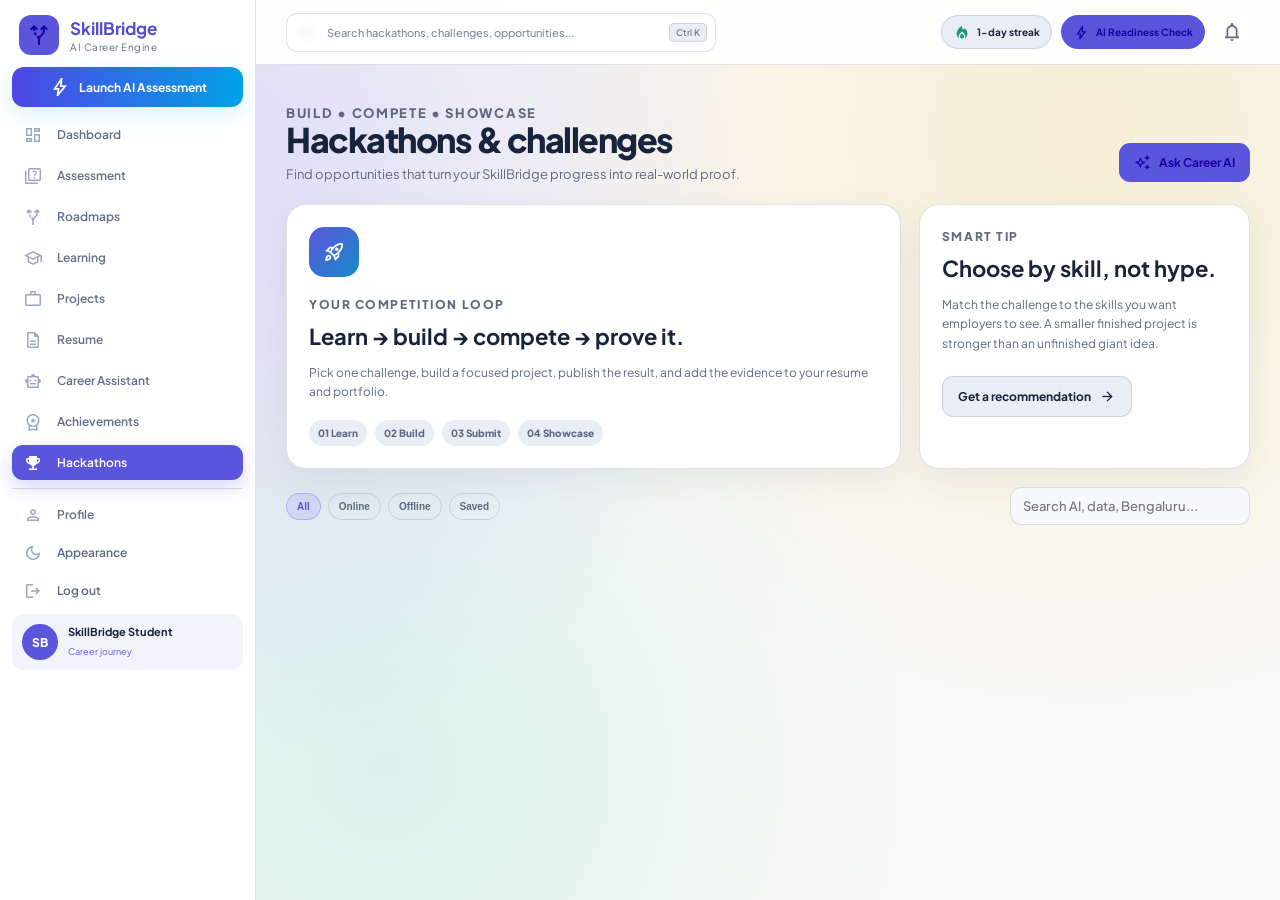
<file: hackathons.html>
<!doctype html>
<html lang="en">
<head>
  <meta charset="UTF-8">
  <meta name="viewport" content="width=device-width, initial-scale=1.0">
  <title>Hackathons | SkillBridge</title>
  <link rel="preconnect" href="https://fonts.googleapis.com">
  <link rel="preconnect" href="https://fonts.gstatic.com" crossorigin>
  <link href="https://fonts.googleapis.com/css2?family=DM+Sans:wght@400;500;600;700&family=Material+Symbols+Outlined:opsz,wght,FILL,GRAD@20..48,100..700,0..1,-50..200&family=Plus+Jakarta+Sans:wght@400;500;600;700;800&display=swap" rel="stylesheet">
  <link rel="stylesheet" href="./css/style.css">
  <link rel="stylesheet" href="./css/dashboard2.css">
  <link rel="stylesheet" href="./css/app-pages.css">
  <link rel="stylesheet" href="./css/theme-fix.css">
  <link rel="stylesheet" href="./css/ux-upgrade.css">
</head>
<body class="sb-dashboard">
<div class="sb-app">
  <aside class="sb-sidebar">
    <div class="sb-sidebar-top">
      <a href="dashboard.html" class="sb-brand"><span class="sb-brand-icon"><span class="material-symbols-outlined">alt_route</span></span><span><strong>SkillBridge</strong><small>AI Career Engine</small></span></a>
      <a href="assessment.html" class="sb-launch"><span class="material-symbols-outlined">bolt</span>Launch AI Assessment</a>
      <nav class="sb-navigation" aria-label="Main navigation">
        <a href="dashboard.html" class="sb-nav-item" data-page="dashboard.html"><span class="material-symbols-outlined">dashboard</span><span>Dashboard</span></a>
        <a href="assessment.html" class="sb-nav-item" data-page="assessment.html"><span class="material-symbols-outlined">quiz</span><span>Assessment</span></a>
        <a href="roadmap.html" class="sb-nav-item" data-page="roadmap.html"><span class="material-symbols-outlined">alt_route</span><span>Roadmaps</span></a>
        <a href="learn.html" class="sb-nav-item" data-page="learn.html"><span class="material-symbols-outlined">school</span><span>Learning</span></a>
        <a href="projects.html" class="sb-nav-item" data-page="projects.html"><span class="material-symbols-outlined">work</span><span>Projects</span></a>
        <a href="resume.html" class="sb-nav-item" data-page="resume.html"><span class="material-symbols-outlined">description</span><span>Resume</span></a>
        <a href="assistant.html" class="sb-nav-item" data-page="assistant.html"><span class="material-symbols-outlined">smart_toy</span><span>Career Assistant</span></a>
        <a href="badges.html" class="sb-nav-item" data-page="badges.html"><span class="material-symbols-outlined">workspace_premium</span><span>Achievements</span></a>
        <a href="hackathons.html" class="sb-nav-item" data-page="hackathons.html"><span class="material-symbols-outlined">emoji_events</span><span>Hackathons</span></a>
      </nav>
    </div>
    <div class="sb-sidebar-bottom">
      <a href="index.html" class="sb-nav-item" data-page="index.html"><span class="material-symbols-outlined">person</span><span>Profile</span></a>
      <button id="themeToggle" class="sb-theme-button" type="button"><span class="material-symbols-outlined">dark_mode</span><span>Appearance</span></button>
      <button class="sb-logout" type="button"><span class="material-symbols-outlined">logout</span><span>Log out</span></button>
      <div class="sb-mini-profile"><div class="sb-mini-avatar"><img id="sidebarAvatar" alt="Profile"><span id="sidebarInitials">SB</span></div><div><strong id="sidebarName">SkillBridge Student</strong><small>Career journey</small></div></div>
    </div>
  </aside>
  <div class="sb-canvas">
    <header class="sb-topbar">
      <div class="sb-mobile-brand"><span class="sb-brand-icon"><span class="material-symbols-outlined">alt_route</span></span><strong>SkillBridge</strong></div>
      <div class="sb-search"><span class="material-symbols-outlined">search</span><input type="search" placeholder="Search hackathons, challenges, opportunities..."><kbd>Ctrl K</kbd></div>
      <div class="sb-top-actions"><div class="sb-streak"><span class="material-symbols-outlined">local_fire_department</span><strong><span id="topStreak">0</span>-day streak</strong></div><a href="assessment.html" class="sb-readiness"><span class="material-symbols-outlined">bolt</span>AI Readiness Check</a><button class="sb-icon-button" type="button" aria-label="Notifications"><span class="material-symbols-outlined">notifications</span></button></div>
    </header>
    <main class="page-main">
      <section class="page-head"><div><p class="page-kicker">BUILD • COMPETE • SHOWCASE</p><h1>Hackathons & challenges</h1><p>Find opportunities that turn your SkillBridge progress into real-world proof.</p></div><a class="page-btn" href="assistant.html?q=Which%20hackathon%20should%20I%20choose%20for%20my%20career%20goal%3F"><span class="material-symbols-outlined">auto_awesome</span>Ask Career AI</a></section>
      <div class="hack-hero-grid">
        <section class="glass-card page-card hack-feature"><span class="hack-feature-icon"><span class="material-symbols-outlined">rocket_launch</span></span><p class="page-kicker">YOUR COMPETITION LOOP</p><h2>Learn → build → compete → prove it.</h2><p>Pick one challenge, build a focused project, publish the result, and add the evidence to your resume and portfolio.</p><div class="hack-steps"><span>01 Learn</span><span>02 Build</span><span>03 Submit</span><span>04 Showcase</span></div></section>
        <section class="glass-card page-card hack-tip"><p class="page-kicker">SMART TIP</p><h2>Choose by skill, not hype.</h2><p>Match the challenge to the skills you want employers to see. A smaller finished project is stronger than an unfinished giant idea.</p><a href="assistant.html?q=Help%20me%20choose%20a%20hackathon%20based%20on%20my%20skills" class="page-btn secondary">Get a recommendation <span class="material-symbols-outlined">arrow_forward</span></a></section>
      </div>
      <section class="hack-grid" id="hackGrid"></section>
    </main>
  </div>
</div>
<script src="./js/theme.js"></script><script src="./js/shared-ui.js?v=navfix2"></script><script src="./js/gamification.js"></script><script src="./js/hackathons.js"></script>
</body></html>
</file>
<file: css/style.css>
:root {
  --primary: #4a47d1;
  --primary-dark: #35329e;
  --ink: #1e1b4b;
  --amber: #e3a008;
  --teal: #0f9d8f;
  --bg: #fafaf7;
  --card: #ffffff;
  --text: #1e1b4b;
  --text-muted: #6b6785;
  --border: #ecebf5;
  --radius: 14px;
}

* { box-sizing: border-box; }

body {
  margin: 0;
  font-family: "Inter", -apple-system, "Segoe UI", Roboto, sans-serif;
  background: var(--bg);
  color: var(--text);
}

h1, h2, h3, .logo {
  font-family: "Space Grotesk", sans-serif;
}.navbar {
  display: flex;
  justify-content: space-between;
  align-items: center;
  padding: 18px 32px;
  background: var(--card);
  border-bottom: 1px solid var(--border);
}

.logo {
  font-weight: 700;
  font-size: 19px;
  color: var(--ink);
}

.nav-links {
  display: flex;
  align-items: center;
  gap: 4px;
}

.nav-links a {
  padding: 7px 14px;
  border-radius: 999px;
  text-decoration: none;
  color: var(--text-muted);
  font-weight: 500;
  font-size: 13.5px;
  transition: background 0.15s, color 0.15s;
}

.nav-links a:hover {
  background: #f3f2fb;
  color: var(--ink);
}

.nav-links a.active {
  background: var(--ink);
  color: white;
}

.nav-links a.disabled { pointer-events: none; opacity: 0.4; }
.container {
  max-width: 560px;
  margin: 48px auto;
  padding: 32px;
  background: var(--card);
  border-radius: var(--radius);
  border: 1px solid var(--border);
}

h1 { margin: 0 0 4px; font-size: 26px; }
.subtitle { color: var(--text-muted); margin: 0 0 28px; }

label {
  display: block;
  font-weight: 600;
  font-size: 14px;
  margin: 18px 0 6px;
}

input[type="text"], select {
  width: 100%;
  padding: 10px 12px;
  border: 1px solid var(--border);
  border-radius: 8px;
  font-size: 14px;
  outline: none;
  transition: border-color 0.15s;
}

input[type="text"]:focus, select:focus {
  border-color: var(--primary);
}

.skill-tags {
  display: flex;
  flex-wrap: wrap;
  gap: 8px;
  margin-top: 10px;
}

.skill-tag {
  background: #ecebfc;
  color: var(--primary-dark);
  padding: 6px 12px;
  border-radius: 999px;
  font-size: 13px;
  font-weight: 500;
  display: flex;
  align-items: center;
  gap: 6px;
}

.skill-tag button {
  background: none;
  border: none;
  cursor: pointer;
  color: var(--primary-dark);
  font-size: 14px;
  line-height: 1;
  padding: 0;
}

button[type="submit"] {
  margin-top: 28px;
  width: 100%;
  padding: 12px;
  background: var(--primary);
  color: white;
  border: none;
  border-radius: 8px;
  font-size: 15px;
  font-weight: 600;
  cursor: pointer;
  transition: background 0.15s;
}

button[type="submit"]:hover { background: var(--primary-dark); }

.saved-message {
  margin-top: 18px;
  padding: 12px 14px;
  background: #e8f7ee;
  color: #1f7a45;
  border-radius: 8px;
  font-size: 14px;
}

.hidden { display: none; }
.section-heading {
  margin-top: 28px;
  margin-bottom: 12px;
  font-size: 16px;
}
 
.progress-wrapper {
  margin-top: 16px;
}
 
.progress-bar {
  width: 100%;
  height: 10px;
  background: var(--border);
  border-radius: 999px;
  overflow: hidden;
}
 
.progress-fill {
  height: 100%;
  background: var(--primary);
  width: 0%;
  transition: width 0.4s ease;
}
 
.progress-label {
  display: block;
  margin-top: 6px;
  font-size: 13px;
  color: var(--text-muted);
}
 
.skill-list {
  list-style: none;
  padding: 0;
  margin: 0;
}
 
.skill-item {
  display: flex;
  align-items: center;
  gap: 10px;
  padding: 10px 12px;
  border: 1px solid var(--border);
  border-radius: 8px;
  margin-bottom: 8px;
  font-size: 14px;
}
 
.skill-item.have {
  background: #e8f7ee;
  border-color: #cdeedd;
}
 
.skill-item.missing {
  background: #fdeeee;
  border-color: #f6d3d3;
}
 
.skill-item .icon {
  font-size: 16px;
}
 .timeline {
  list-style: none;
  padding: 0;
  margin: 0;
  position: relative;
}

.timeline-item {
  display: flex;
  gap: 14px;
  padding-bottom: 22px;
  position: relative;
}

.timeline-item:not(:last-child)::before {
  content: "";
  position: absolute;
  left: 15px;
  top: 34px;
  bottom: 0;
  width: 2px;
  background: var(--border);
}

.timeline-marker {
  flex-shrink: 0;
  width: 32px;
  height: 32px;
  border-radius: 50%;
  display: flex;
  align-items: center;
  justify-content: center;
  font-size: 13px;
  font-weight: 700;
  background: var(--border);
  color: var(--text-muted);
  z-index: 1;
}

.timeline-item.have .timeline-marker {
  background: #2fa96b;
  color: white;
}

.timeline-item.missing .timeline-marker {
  background: #e15c5c;
  color: white;
}

.timeline-body {
  flex: 1;
  padding-top: 4px;
}

.timeline-title {
  font-weight: 600;
  font-size: 14px;
}

.project-suggestion {
  margin-top: 8px;
  padding: 10px 12px;
  background: #fff8e6;
  border: 1px solid #f3e2b0;
  border-radius: 8px;
  font-size: 13px;
  color: #6b5c1f;
}

.level-tag {
  display: inline-block;
  background: #f3e2b0;
  color: #6b5c1f;
  font-size: 11px;
  font-weight: 700;
  padding: 2px 8px;
  border-radius: 999px;
  margin-right: 8px;
  text-transform: uppercase;
}
.container.wide {
  max-width: 720px;
}

.stat-cards {
  display: grid;
  grid-template-columns: repeat(3, 1fr);
  gap: 14px;
  margin-top: 24px;
}

.stat-card {
  background: var(--bg);
  border: 1px solid var(--border);
  border-radius: 10px;
  padding: 18px;
  text-align: center;
}

.stat-value {
  font-size: 28px;
  font-weight: 700;
  color: var(--primary);
}

.stat-label {
  font-size: 12px;
  color: var(--text-muted);
  margin-top: 4px;
}

.chart-card {
  margin-top: 32px;
  display: flex;
  flex-direction: column;
  align-items: center;
}

#coverageChart {
  max-width: 280px;
  max-height: 280px;
}.skill-cards {
  margin-top: 24px;
  display: flex;
  flex-direction: column;
  gap: 12px;
}

.skill-card {
  border: 1px solid var(--border);
  border-radius: 10px;
  padding: 16px;
  background: var(--card);
}

.skill-card-header {
  display: flex;
  justify-content: space-between;
  align-items: center;
  flex-wrap: wrap;
  gap: 8px;
}

.skill-card-name {
  font-weight: 600;
  font-size: 15px;
}

.badge {
  font-size: 12px;
  font-weight: 600;
  padding: 4px 10px;
  border-radius: 999px;
}

.badge-verified { background: #e8f7ee; color: #1f7a45; }
.badge-warning { background: #fff8e6; color: #8a6d1f; }
.badge-neutral { background: #ecebfc; color: var(--primary-dark); }
.badge-missing { background: #f1f1f5; color: var(--text-muted); }

.skill-card-actions {
  margin-top: 12px;
}

.take-quiz-btn, .submit-quiz-btn {
  background: var(--primary);
  color: white;
  border: none;
  padding: 8px 16px;
  border-radius: 8px;
  font-size: 13px;
  font-weight: 600;
  cursor: pointer;
}

.take-quiz-btn:hover, .submit-quiz-btn:hover {
  background: var(--primary-dark);
}

.no-quiz {
  font-size: 13px;
  color: var(--text-muted);
  font-style: italic;
}

.quiz-question {
  margin-top: 16px;
  font-size: 14px;
}

.quiz-question p {
  font-weight: 600;
  margin-bottom: 8px;
}

.quiz-option {
  display: block;
  padding: 6px 0;
  font-weight: 400;
  cursor: pointer;
}

.quiz-option input {
  margin-right: 8px;
}

.submit-quiz-btn {
  margin-top: 18px;
}
.timeline-item.improve .timeline-marker {
  background: #d99a2b;
  color: white;
}

.quiz-score-note {
  font-size: 12px;
  font-weight: 400;
  color: var(--text-muted);
}
#resumeText {
  width: 100%;
  padding: 12px;
  border: 1px solid var(--border);
  border-radius: 8px;
  font-family: inherit;
  font-size: 14px;
  resize: vertical;
  margin-top: 16px;
}

#analyzeBtn {
  margin-top: 12px;
  padding: 10px 20px;
  background: var(--primary);
  color: white;
  border: none;
  border-radius: 8px;
  font-weight: 600;
  cursor: pointer;
}

#analyzeBtn:hover {
  background: var(--primary-dark);
}

.static-tag {
  cursor: default;
}

.missing-tag {
  background: #fdeeee;
  color: #b23c3c;
}

.secondary-btn {
  margin-top: 20px;
  padding: 10px 18px;
  background: white;
  color: var(--primary);
  border: 1.5px solid var(--primary);
  border-radius: 8px;
  font-weight: 600;
  cursor: pointer;
}

.secondary-btn:hover {
  background: #f4f3fd;
}
.chat-window {
  margin-top: 20px;
  height: 340px;
  overflow-y: auto;
  border: 1px solid var(--border);
  border-radius: 10px;
  padding: 16px;
  background: var(--bg);
  display: flex;
  flex-direction: column;
  gap: 10px;
}

.chat-bubble {
  max-width: 80%;
  padding: 10px 14px;
  border-radius: 14px;
  font-size: 14px;
  line-height: 1.4;
}

.chat-bubble.assistant {
  background: var(--card);
  color: var(--text);
  border: 1px solid var(--border);
  align-self: flex-start;
  border-bottom-left-radius: 4px;
}

.chat-bubble.user {
  background: var(--primary);
  color: white;
  align-self: flex-end;
  border-bottom-right-radius: 4px;
}

.chat-input-row {
  display: flex;
  gap: 8px;
  margin-top: 12px;
}

.chat-input-row input {
  flex: 1;
  padding: 10px 12px;
  border: 1px solid var(--border);
  border-radius: 8px;
  font-size: 14px;
}

.chat-input-row button {
  padding: 10px 18px;
  background: var(--primary);
  color: white;
  border: none;
  border-radius: 8px;
  font-weight: 600;
  cursor: pointer;
}

.chat-input-row button:hover {
  background: var(--primary-dark);
}

.suggested-questions {
  margin-top: 14px;
  display: flex;
  flex-wrap: wrap;
  gap: 8px;
}

.suggestion-chip {
  background: #ecebfc;
  color: var(--primary-dark);
  border: none;
  padding: 6px 12px;
  border-radius: 999px;
  font-size: 12px;
  cursor: pointer;
}

.suggestion-chip:hover {
  background: #ddd9fa;
}.gami-bar {
  display: flex;
  gap: 16px;
  padding: 8px 32px;
  background: #f0eefc;
  border-bottom: 1px solid var(--border);
  font-size: 13px;
  font-weight: 600;
  color: var(--primary-dark);
  flex-wrap: wrap;
}

.gami-link {
  text-decoration: none;
  color: var(--primary-dark);
}

.xp-toast {
  position: fixed;
  bottom: 20px;
  right: 20px;
  background: var(--text);
  color: white;
  padding: 12px 18px;
  border-radius: 8px;
  font-size: 13px;
  font-weight: 600;
  opacity: 0;
  transform: translateY(10px);
  transition: opacity 0.3s ease, transform 0.3s ease;
  z-index: 999;
}

.xp-toast.show {
  opacity: 1;
  transform: translateY(0);
}

.badge-grid {
  margin-top: 24px;
  display: grid;
  grid-template-columns: repeat(auto-fill, minmax(150px, 1fr));
  gap: 14px;
}

.badge-card {
  border: 1px solid var(--border);
  border-radius: 10px;
  padding: 18px 12px;
  text-align: center;
}

.badge-card.earned {
  background: #fff8e6;
  border-color: #f3e2b0;
}

.badge-card.locked {
  opacity: 0.5;
}

.badge-icon {
  font-size: 28px;
  margin-bottom: 8px;
}

.badge-name {
  font-weight: 700;
  font-size: 13px;
}

.badge-desc {
  font-size: 11px;
  color: var(--text-muted);
  margin-top: 4px;
}
[data-theme="dark"] {
  --bg: #14121f;
  --card: #1f1c33;
  --ink: #f4f2ff;
  --text: #f4f2ff;
  --text-muted: #a9a5c9;
  --border: #322d4d;
  --amber: #f0b429;
  --teal: #2dd4bf;
}

[data-theme="dark"] body {
  background: var(--bg);
  color: var(--text);
}

[data-theme="dark"] .navbar,
[data-theme="dark"] .container,
[data-theme="dark"] .skill-card,
[data-theme="dark"] .badge-card,
[data-theme="dark"] .stat-card {
  background: var(--card);
  border-color: var(--border);
}

[data-theme="dark"] input,
[data-theme="dark"] select,
[data-theme="dark"] textarea {
  background: #262038;
  border-color: var(--border);
  color: var(--text);
}

.theme-toggle {
  background: none;
  border: 1px solid var(--border);
  border-radius: 999px;
  width: 32px;
  height: 32px;
  cursor: pointer;
  font-size: 14px;
  display: flex;
  align-items: center;
  justify-content: center;
  margin-left: 6px;
}
.gh-search-row {
  display: flex;
  gap: 10px;
  margin-top: 20px;
}

.gh-search-row input {
  flex: 1;
  padding: 11px 14px;
  border: 1px solid var(--border);
  border-radius: 10px;
  font-size: 14px;
}

.gh-search-row button {
  padding: 0 22px;
  background: var(--primary);
  color: white;
  border: none;
  border-radius: 10px;
  font-weight: 600;
  cursor: pointer;
}

.gh-status {
  margin-top: 14px;
  font-size: 13px;
  color: var(--text-muted);
}

.gh-results {
  margin-top: 16px;
  display: grid;
  gap: 12px;
}

.gh-card {
  display: block;
  border: 1px solid var(--border);
  border-radius: 12px;
  padding: 16px 18px;
  text-decoration: none;
  color: inherit;
  transition: border-color 0.15s, transform 0.1s;
}

.gh-card:hover {
  border-color: var(--primary);
  transform: translateY(-1px);
}

.gh-card-top {
  display: flex;
  justify-content: space-between;
  align-items: center;
  gap: 10px;
}

.gh-repo-name {
  font-weight: 700;
  font-size: 14.5px;
  color: var(--primary-dark);
}

.gh-stars {
  font-size: 12.5px;
  font-weight: 600;
  color: var(--text-muted);
  flex-shrink: 0;
}

.gh-desc {
  font-size: 13px;
  color: var(--text-muted);
  margin: 8px 0;
  line-height: 1.5;
}

.gh-card-bottom {
  display: flex;
  gap: 12px;
  font-size: 11.5px;
  color: var(--text-muted);
}

.gh-lang {
  background: #ecebfc;
  color: var(--primary-dark);
  padding: 2px 8px;
  border-radius: 999px;
  font-weight: 600;
}
.video-link {
  display: inline-block;
  margin-top: 8px;
  font-size: 12px;
  font-weight: 700;
  color: var(--primary-dark);
  text-decoration: none;
}

.video-link:hover {
  text-decoration: underline;
}/* ---- Guarantees dark mode wins over page-specific styles, regardless of file load order ---- */

[data-theme="dark"] input,
[data-theme="dark"] select,
[data-theme="dark"] textarea {
  background: #262038 !important;
  border-color: #322d4d !important;
  color: #f4f2ff !important;
}

[data-theme="dark"] input::placeholder,
[data-theme="dark"] textarea::placeholder {
  color: #8b87a8 !important;
}

/* Skill tags (both the main style.css version and the profile page version) */
[data-theme="dark"] .skill-tag {
  background: #2c2748 !important;
  color: #f4f2ff !important;
}

[data-theme="dark"] .skill-tag button {
  color: #c9c6e6 !important;
}

/* Profile & Dashboard page cards and containers */
[data-theme="dark"] .pf-body,
[data-theme="dark"] .db-body {
  background: #14121f !important;
}

[data-theme="dark"] .pf-card,
[data-theme="dark"] .db-card,
[data-theme="dark"] .db-focus {
  background: #1f1c33 !important;
  border-color: #322d4d !important;
}

[data-theme="dark"] .pf-heading,
[data-theme="dark"] .db-heading,
[data-theme="dark"] .pf-field label {
  color: #f4f2ff !important;
}

[data-theme="dark"] .pf-sub,
[data-theme="dark"] .db-sub {
  color: #a9a5c9 !important;
}

/* Chat window and bubbles on the Assistant page */
[data-theme="dark"] .chat-window {
  background: #1a1729 !important;
  border-color: #322d4d !important;
}

[data-theme="dark"] .chat-bubble.assistant {
  background: #262038 !important;
  color: #f4f2ff !important;
  border-color: #322d4d !important;
}

/* Buttons that used var(--ink) as their background — --ink flips to a light
   color in dark mode for text purposes, which broke these buttons */
[data-theme="dark"] .pf-skill-row button,
[data-theme="dark"] .take-quiz-btn,
[data-theme="dark"] .submit-quiz-btn {
  background: var(--primary) !important;
  color: white !important;
}

[data-theme="dark"] .nav-links a:hover {
  background: #2c2748 !important;
  color: #f4f2ff !important;
}

[data-theme="dark"] .logo {
  color: #f4f2ff !important;
}

[data-theme="dark"] .xp-toast {
  background: #2c2748 !important;
  color: #f4f2ff !important;
}

[data-theme="dark"] .nav-links a.active {
  background: var(--primary) !important;
  color: white !important;
}
.up-next-banner {
  margin-top: 16px;
  padding: 12px 16px;
  background: #fff8e6;
  border: 1px solid #f3e2b0;
  border-radius: 10px;
  font-size: 13.5px;
  color: #6b5c1f;
}
.app-shell {
  display: flex;
  min-height: 100vh;
}

.app-sidebar {
  width: 220px;
  flex-shrink: 0;
  background: #14121f;
  color: white;
  display: flex;
  flex-direction: column;
  padding: 24px 18px;
  position: sticky;
  top: 0;
  height: 100vh;
  overflow-y: auto;
}

.app-logo {
  font-family: "Space Grotesk", sans-serif;
  font-weight: 700;
  font-size: 17px;
  margin-bottom: 28px;
  padding: 0 10px;
}

.app-nav {
  display: flex;
  flex-direction: column;
  gap: 4px;
  flex: 1;
}

.app-nav a {
  color: #a9a5c9;
  text-decoration: none;
  padding: 10px 12px;
  border-radius: 8px;
  font-size: 13.5px;
  font-weight: 500;
}

.app-nav a:hover {
  background: #1f1c33;
  color: white;
}

.app-nav a.active {
  background: #4a47d1;
  color: white;
}

.app-theme-toggle {
  margin: 10px 0;
  align-self: flex-start;
}

.app-logout {
  background: none;
  border: 1px solid #322d4d;
  color: #a9a5c9;
  padding: 10px;
  border-radius: 8px;
  cursor: pointer;
  font-size: 13px;
}

.app-main {
  flex: 1;
  padding: 32px;
  min-width: 0;
}

@media (max-width: 900px) {
  .app-shell {
    flex-direction: column;
  }
  .app-sidebar {
    width: 100%;
    height: auto;
    position: static;
    flex-direction: row;
    align-items: center;
    overflow-x: auto;
    padding: 12px 16px;
  }
  .app-nav {
    flex-direction: row;
  }
  .app-logo { margin-bottom: 0; margin-right: 16px; }
}
/* ---- Ambient blurred gradient backdrop, sits behind everything ---- */
body {
  position: relative;
}

body::before {
  content: "";
  position: fixed;
  inset: 0;
  z-index: -1;
  background:
    radial-gradient(circle at 15% 20%, rgba(165, 160, 240, 0.35), transparent 45%),
    radial-gradient(circle at 85% 15%, rgba(240, 201, 106, 0.25), transparent 45%),
    radial-gradient(circle at 30% 85%, rgba(125, 215, 201, 0.25), transparent 45%),
    var(--bg);
}

/* ---- Glass treatment for major surfaces ---- */
.navbar,
.container,
.skill-card,
.badge-card,
.stat-card,
.pf-card,
.db-card,
.question-card,
.result-stat,
.auth-card,
.gh-card,
.gh-search-row input {
  background: rgba(255, 255, 255, 0.6) !important;
  backdrop-filter: blur(16px) saturate(160%);
  -webkit-backdrop-filter: blur(16px) saturate(160%);
  border: 1px solid rgba(255, 255, 255, 0.5);
}

.chart-card,
.question-card {
  background: rgba(255, 255, 255, 0.55) !important;
}

/* Inputs get a lighter glass touch so text stays readable */
input, select, textarea {
  background: rgba(255, 255, 255, 0.7) !important;
  backdrop-filter: blur(6px);
}

/* ---- Dark mode glass variant ---- */
[data-theme="dark"] body::before {
  background:
    radial-gradient(circle at 15% 20%, rgba(120, 100, 220, 0.25), transparent 45%),
    radial-gradient(circle at 85% 15%, rgba(200, 150, 30, 0.18), transparent 45%),
    radial-gradient(circle at 30% 85%, rgba(15, 157, 143, 0.2), transparent 45%),
    #14121f;
}

[data-theme="dark"] .navbar,
[data-theme="dark"] .container,
[data-theme="dark"] .skill-card,
[data-theme="dark"] .badge-card,
[data-theme="dark"] .stat-card,
[data-theme="dark"] .pf-card,
[data-theme="dark"] .db-card,
[data-theme="dark"] .question-card,
[data-theme="dark"] .result-stat,
[data-theme="dark"] .gh-card {
  background: rgba(31, 28, 51, 0.55) !important;
  backdrop-filter: blur(16px) saturate(160%);
  -webkit-backdrop-filter: blur(16px) saturate(160%);
  border: 1px solid rgba(255, 255, 255, 0.08) !important;
}

[data-theme="dark"] input,
[data-theme="dark"] select,
[data-theme="dark"] textarea {
  background: rgba(38, 32, 56, 0.7) !important;
  backdrop-filter: blur(6px);
}
</file>
<file: css/dashboard2.css>
/* =========================================================
   SKILLBRIDGE DASHBOARD
   Stitch-inspired UI
   This file intentionally uses .sb-* classes only.
   ========================================================= */

:root {
  --sb-bg: #081329;
  --sb-surface: #0d1830;
  --sb-surface-2: #111c34;
  --sb-surface-3: #18243d;
  --sb-surface-4: #202b45;
  --sb-border: rgba(145, 143, 161, .25);
  --sb-text: #d9e2ff;
  --sb-muted: #aeb8ce;
  --sb-dim: #7f8ba5;
  --sb-primary: #c3c0ff;
  --sb-primary-container: #4f46e5;
  --sb-secondary: #89ceff;
  --sb-secondary-container: #00a2e6;
  --sb-green: #4edea3;
  --sb-error: #ffb4ab;
}

* {
  box-sizing: border-box;
}

html {
  scroll-behavior: smooth;
}

body.sb-dashboard {
  margin: 0;
  min-height: 100vh;
  background: var(--sb-bg);
  color: var(--sb-text);
  font-family: "Plus Jakarta Sans", sans-serif;
}

body.sb-dashboard a {
  text-decoration: none;
}

.material-symbols-outlined {
  font-family: "Material Symbols Outlined";
  font-weight: normal;
  font-style: normal;
  font-size: 22px;
  line-height: 1;
  letter-spacing: normal;
  text-transform: none;
  display: inline-block;
  white-space: nowrap;
  word-wrap: normal;
  direction: ltr;
  -webkit-font-feature-settings: "liga";
  font-feature-settings: "liga";
  -webkit-font-smoothing: antialiased;
}

/* APP */

.sb-app {
  min-height: 100vh;
  display: flex;
}

/* SIDEBAR */

.sb-sidebar {
  width: 256px;
  height: 100vh;
  position: fixed;
  left: 0;
  top: 0;
  z-index: 50;
  padding: 16px;
  display: flex;
  flex-direction: column;
  justify-content: space-between;
  background: #040d24;
  border-right: 1px solid var(--sb-border);
}

.sb-sidebar-top {
  min-height: 0;
}

.sb-brand {
  display: flex;
  align-items: center;
  gap: 11px;
  padding: 5px 8px 20px;
  color: var(--sb-text);
}

.sb-brand-icon {
  width: 40px;
  height: 40px;
  flex: 0 0 40px;
  display: grid;
  place-items: center;
  border-radius: 12px;
  color: #1d00a5;
  background: var(--sb-primary);
}

.sb-brand-icon .material-symbols-outlined {
  font-size: 24px;
}

.sb-brand strong {
  display: block;
  color: var(--sb-primary);
  font-size: 17px;
  line-height: 20px;
}

.sb-brand small {
  display: block;
  margin-top: 3px;
  color: var(--sb-muted);
  font-size: 10px;
  letter-spacing: .05em;
}

.sb-launch {
  height: 44px;
  margin-bottom: 18px;
  padding: 0 13px;
  display: flex;
  align-items: center;
  justify-content: center;
  gap: 8px;
  border-radius: 12px;
  color: #fff;
  background: linear-gradient(90deg, #4f46e5, #00a2e6);
  font-size: 12px;
  font-weight: 700;
  box-shadow: 0 8px 25px rgba(0, 162, 230, .14);
}

.sb-launch:hover {
  opacity: .92;
}

.sb-navigation {
  display: flex;
  flex-direction: column;
  gap: 4px;
}

.sb-nav-item,
.sb-theme-button,
.sb-logout {
  width: 100%;
  min-height: 41px;
  padding: 0 11px;
  border: 0;
  border-radius: 11px;
  display: flex;
  align-items: center;
  gap: 12px;
  color: var(--sb-muted);
  background: transparent;
  font: 600 12px "Plus Jakarta Sans";
  text-align: left;
  cursor: pointer;
  transition: .2s ease;
}

.sb-nav-item .material-symbols-outlined,
.sb-theme-button .material-symbols-outlined,
.sb-logout .material-symbols-outlined {
  width: 22px;
  font-size: 20px;
  color: #9ba8c2;
}

.sb-nav-item:hover,
.sb-theme-button:hover,
.sb-logout:hover {
  color: var(--sb-text);
  background: var(--sb-surface-2);
}

.sb-nav-item:hover .material-symbols-outlined,
.sb-theme-button:hover .material-symbols-outlined,
.sb-logout:hover .material-symbols-outlined {
  color: var(--sb-primary);
}

.sb-nav-item.sb-active {
  color: white;
  background: var(--sb-primary-container);
  box-shadow: 0 7px 20px rgba(79, 70, 229, .22);
}

.sb-nav-item.sb-active .material-symbols-outlined {
  color: white;
  font-variation-settings: "FILL" 1;
}

.sb-sidebar-bottom {
  padding-top: 12px;
  border-top: 1px solid var(--sb-border);
}

.sb-theme-button,
.sb-logout {
  margin-top: 3px;
}

.sb-mini-profile {
  margin-top: 10px;
  padding: 10px;
  display: flex;
  align-items: center;
  gap: 10px;
  border-radius: 12px;
  background: var(--sb-surface-2);
}

.sb-mini-avatar {
  width: 36px;
  height: 36px;
  flex: 0 0 36px;
  display: grid;
  place-items: center;
  overflow: hidden;
  border-radius: 50%;
  background: var(--sb-primary-container);
  color: white;
  font-size: 12px;
  font-weight: 800;
}

.sb-mini-avatar img {
  display: none;
  width: 100%;
  height: 100%;
  object-fit: cover;
}

.sb-mini-avatar img.show {
  display: block;
}

.sb-mini-avatar img.show + span {
  display: none;
}

.sb-mini-profile strong {
  display: block;
  max-width: 150px;
  overflow: hidden;
  color: var(--sb-text);
  font-size: 11px;
  text-overflow: ellipsis;
  white-space: nowrap;
}

.sb-mini-profile small {
  color: var(--sb-primary);
  font-size: 9px;
}

/* CANVAS */

.sb-canvas {
  width: calc(100% - 256px);
  min-height: 100vh;
  margin-left: 256px;
}

/* TOP BAR */

.sb-topbar {
  height: 65px;
  position: sticky;
  top: 0;
  z-index: 30;
  padding: 0 30px;
  display: flex;
  align-items: center;
  gap: 24px;
  background: rgba(8, 19, 41, .88);
  border-bottom: 1px solid var(--sb-border);
  backdrop-filter: blur(16px);
}

.sb-mobile-brand {
  display: none;
}

.sb-search {
  width: min(430px, 42vw);
  height: 39px;
  position: relative;
  display: flex;
  align-items: center;
}

.sb-search > .material-symbols-outlined {
  position: absolute;
  left: 12px;
  color: var(--sb-dim);
  font-size: 19px;
  pointer-events: none;
}

.sb-search input {
  width: 100%;
  height: 100%;
  padding: 0 60px 0 40px;
  outline: none;
  border: 1px solid var(--sb-border);
  border-radius: 11px;
  color: var(--sb-text);
  background: #040d24;
  font: 500 11px "Plus Jakarta Sans";
}

.sb-search input::placeholder {
  color: var(--sb-dim);
}

.sb-search input:focus {
  border-color: rgba(195,192,255,.7);
  box-shadow: 0 0 0 3px rgba(195,192,255,.08);
}

.sb-search kbd {
  position: absolute;
  right: 9px;
  padding: 3px 6px;
  border: 1px solid var(--sb-border);
  border-radius: 5px;
  color: var(--sb-muted);
  background: var(--sb-surface-3);
  font: 500 9px "Plus Jakarta Sans";
}

.sb-top-actions {
  margin-left: auto;
  display: flex;
  align-items: center;
  gap: 9px;
}

.sb-streak,
.sb-readiness {
  height: 34px;
  padding: 0 11px;
  display: flex;
  align-items: center;
  gap: 6px;
  border-radius: 999px;
  color: var(--sb-text);
  background: var(--sb-surface-3);
  border: 1px solid var(--sb-border);
  font-size: 10px;
}

.sb-streak .material-symbols-outlined {
  color: var(--sb-green);
  font-variation-settings: "FILL" 1;
  font-size: 18px;
}

.sb-readiness {
  color: #1d00a5;
  background: var(--sb-primary);
  border-color: transparent;
  font-weight: 700;
}

.sb-readiness .material-symbols-outlined {
  font-size: 17px;
}

.sb-icon-button {
  width: 36px;
  height: 36px;
  position: relative;
  display: grid;
  place-items: center;
  border: 0;
  border-radius: 10px;
  color: var(--sb-muted);
  background: transparent;
  cursor: pointer;
}

.sb-icon-button:hover {
  background: var(--sb-surface-2);
}

.sb-icon-button i {
  width: 6px;
  height: 6px;
  position: absolute;
  top: 7px;
  right: 7px;
  border: 1px solid var(--sb-bg);
  border-radius: 50%;
  background: var(--sb-error);
}

.sb-profile {
  width: 36px;
  height: 36px;
  display: grid;
  place-items: center;
  overflow: hidden;
  border: 2px solid rgba(195,192,255,.25);
  border-radius: 50%;
  color: white;
  background: var(--sb-primary-container);
  font-size: 11px;
  font-weight: 800;
}

.sb-profile img {
  display: none;
  width: 100%;
  height: 100%;
  object-fit: cover;
}

.sb-profile img.show {
  display: block;
}

.sb-profile img.show + span {
  display: none;
}

/* MAIN */

.sb-main {
  width: 100%;
  max-width: 1280px;
  margin: 0 auto;
  padding: 26px 30px 55px;
}

/* WELCOME */

.sb-welcome {
  position: relative;
  min-height: 180px;
  padding: 28px 30px;
  display: flex;
  align-items: center;
  justify-content: space-between;
  gap: 25px;
  overflow: hidden;
  border-radius: 18px;
  background: linear-gradient(105deg, #4f46e5 0%, #5b57dd 46%, #00a2e6 100%);
  box-shadow: 0 18px 45px rgba(0, 102, 220, .15);
}

.sb-welcome::after {
  content: "";
  width: 330px;
  height: 330px;
  position: absolute;
  right: -100px;
  top: -190px;
  border: 1px solid rgba(255,255,255,.14);
  border-radius: 50%;
  box-shadow:
    0 0 0 50px rgba(255,255,255,.025),
    0 0 0 100px rgba(255,255,255,.02);
}

.sb-welcome-copy {
  position: relative;
  z-index: 2;
}

.sb-chip {
  width: fit-content;
  margin-bottom: 11px;
  padding: 5px 9px;
  display: flex;
  align-items: center;
  gap: 5px;
  border: 1px solid rgba(255,255,255,.17);
  border-radius: 999px;
  color: white;
  background: rgba(255,255,255,.1);
  font-size: 9px;
  font-weight: 800;
  letter-spacing: .07em;
}

.sb-chip .material-symbols-outlined {
  font-size: 14px;
}

.sb-welcome h1 {
  margin: 0;
  color: white;
  font-size: clamp(24px, 3vw, 31px);
  line-height: 1.2;
  letter-spacing: -.03em;
}

.sb-welcome p {
  max-width: 590px;
  margin: 8px 0 0;
  color: #e6e7ff;
  font-size: 12px;
  line-height: 1.6;
}

.sb-welcome-actions {
  position: relative;
  z-index: 2;
  display: flex;
  align-items: center;
  gap: 10px;
}

.sb-next-interview {
  min-width: 118px;
  padding: 10px 13px;
  text-align: center;
  border: 1px solid rgba(255,255,255,.16);
  border-radius: 11px;
  background: rgba(255,255,255,.1);
  backdrop-filter: blur(10px);
}

.sb-next-interview span {
  display: block;
  color: #d7dcff;
  font-size: 8px;
  letter-spacing: .06em;
}

.sb-next-interview strong {
  display: block;
  margin-top: 4px;
  color: white;
  font-size: 11px;
}

.sb-light-button {
  padding: 11px 14px;
  border-radius: 10px;
  color: #4f46e5;
  background: #f8f9ff;
  font-size: 10px;
  font-weight: 800;
}

/* METRICS */

.sb-metrics {
  display: grid;
  grid-template-columns: repeat(4, 1fr);
  gap: 15px;
  margin-top: 18px;
}

.sb-metric-card {
  min-height: 145px;
  padding: 18px;
  display: flex;
  flex-direction: column;
  justify-content: space-between;
  border: 1px solid var(--sb-border);
  border-radius: 15px;
  background: var(--sb-surface);
  box-shadow: 0 8px 22px rgba(0,0,0,.08);
}

.sb-metric-card:hover {
  border-color: rgba(195,192,255,.42);
  transform: translateY(-2px);
  transition: .2s ease;
}

.sb-metric-top {
  display: flex;
  align-items: center;
  justify-content: space-between;
  color: var(--sb-muted);
  font-size: 10px;
  font-weight: 600;
}

.sb-metric-icon {
  width: 34px;
  height: 34px;
  display: grid;
  place-items: center;
  border-radius: 10px;
}

.sb-metric-icon .material-symbols-outlined {
  font-size: 18px;
}

.sb-metric-icon.purple {
  color: var(--sb-primary);
  background: rgba(195,192,255,.12);
}

.sb-metric-icon.blue {
  color: var(--sb-secondary);
  background: rgba(137,206,255,.12);
}

.sb-metric-icon.green {
  color: var(--sb-green);
  background: rgba(78,222,163,.12);
}

.sb-metric-icon.cyan {
  color: #7dd8ff;
  background: rgba(0,162,230,.13);
}

.sb-metric-value {
  margin: 8px 0 5px;
  display: flex;
  align-items: baseline;
  gap: 6px;
}

.sb-metric-value strong {
  color: var(--sb-text);
  font-size: 27px;
  letter-spacing: -.03em;
}

.sb-metric-value small {
  color: var(--sb-dim);
  font-size: 11px;
}

.sb-metric-bottom {
  min-height: 17px;
  display: flex;
  align-items: center;
  justify-content: space-between;
  gap: 6px;
  color: var(--sb-dim);
  font-size: 9px;
}

.sb-positive {
  display: inline-flex;
  align-items: center;
  gap: 3px;
  color: var(--sb-green);
  font-weight: 700;
}

.sb-positive .material-symbols-outlined {
  font-size: 13px;
}

.sb-progress {
  width: 100%;
  height: 6px;
  margin: 5px 0;
  overflow: hidden;
  border-radius: 999px;
  background: var(--sb-surface-4);
}

.sb-progress span {
  width: 0;
  height: 100%;
  display: block;
  border-radius: inherit;
  background: linear-gradient(90deg, var(--sb-primary), var(--sb-secondary-container));
  transition: width .5s ease;
}

/* SECTION */

.sb-section {
  margin-top: 34px;
}

.sb-section-heading {
  margin-bottom: 15px;
  display: flex;
  align-items: flex-end;
  justify-content: space-between;
  gap: 15px;
}

.sb-section-label {
  display: block;
  margin-bottom: 5px;
  color: var(--sb-primary);
  font-size: 9px;
  font-weight: 800;
  letter-spacing: .08em;
}

.sb-section-heading h2 {
  margin: 0;
  color: var(--sb-text);
  font-size: 20px;
  line-height: 1.3;
  letter-spacing: -.025em;
}

.sb-section-heading a {
  color: var(--sb-primary);
  font-size: 10px;
  font-weight: 700;
}

.sb-section-heading a:hover {
  text-decoration: underline;
}

.sb-section-description {
  margin: -5px 0 15px;
  color: var(--sb-dim);
  font-size: 11px;
}

/* FOCUS */

.sb-focus-card {
  min-height: 220px;
  position: relative;
  padding: 25px;
  display: flex;
  align-items: center;
  gap: 19px;
  overflow: hidden;
  border: 1px solid var(--sb-border);
  border-radius: 18px;
  background: var(--sb-surface);
  box-shadow: 0 10px 28px rgba(0,0,0,.1);
}

.sb-focus-icon {
  width: 48px;
  height: 48px;
  flex: 0 0 48px;
  display: grid;
  place-items: center;
  border-radius: 14px;
  color: #fff;
  background: var(--sb-primary-container);
}

.sb-focus-icon .material-symbols-outlined {
  font-size: 25px;
}

.sb-focus-content {
  position: relative;
  z-index: 3;
  max-width: 610px;
}

.sb-small-label {
  display: block;
  color: var(--sb-dim);
  font-size: 8px;
  font-weight: 800;
  letter-spacing: .08em;
}

.sb-focus-content h3 {
  margin: 7px 0 7px;
  color: var(--sb-text);
  font-size: 21px;
  letter-spacing: -.025em;
}

.sb-focus-content p {
  max-width: 600px;
  margin: 0;
  color: var(--sb-muted);
  font-size: 11px;
  line-height: 1.6;
}

.sb-focus-actions {
  margin-top: 17px;
  display: flex;
  gap: 9px;
  flex-wrap: wrap;
}

.sb-primary-button,
.sb-outline-button {
  min-height: 38px;
  padding: 0 14px;
  display: inline-flex;
  align-items: center;
  justify-content: center;
  gap: 6px;
  border-radius: 10px;
  font-size: 10px;
  font-weight: 800;
}

.sb-primary-button {
  color: #1d00a5;
  background: var(--sb-primary);
}

.sb-primary-button .material-symbols-outlined {
  font-size: 16px;
}

.sb-outline-button {
  color: var(--sb-text);
  border: 1px solid var(--sb-border);
  background: transparent;
}

.sb-outline-button:hover {
  background: var(--sb-surface-2);
}

.sb-focus-orb {
  width: 290px;
  height: 200px;
  position: absolute;
  right: 15px;
  top: 10px;
}

.sb-orbit-ring {
  position: absolute;
  border: 1px solid rgba(137,206,255,.14);
  border-radius: 50%;
}

.ring-one {
  width: 190px;
  height: 190px;
  right: 25px;
  top: 3px;
}

.ring-two {
  width: 135px;
  height: 135px;
  right: 52px;
  top: 31px;
  border-color: rgba(195,192,255,.18);
}

.sb-orbit-core {
  width: 66px;
  height: 66px;
  position: absolute;
  right: 86px;
  top: 66px;
  display: grid;
  place-items: center;
  border: 1px solid rgba(195,192,255,.25);
  border-radius: 19px;
  color: var(--sb-primary);
  background: rgba(195,192,255,.09);
  font-size: 28px;
  transform: rotate(-10deg);
}

.sb-orbit-tag {
  position: absolute;
  padding: 6px 9px;
  border: 1px solid var(--sb-border);
  border-radius: 7px;
  color: var(--sb-text);
  background: var(--sb-surface-3);
  font-size: 8px;
  font-weight: 800;
}

.tag-html { right: 190px; top: 34px; }
.tag-css { right: 8px; top: 82px; }
.tag-js { right: 155px; bottom: 12px; }

/* LEARNING */

.sb-learning-grid {
  display: grid;
  grid-template-columns: repeat(3, 1fr);
  gap: 15px;
}

.sb-learning-grid .d2-lesson-card {
  min-height: 190px;
  padding: 19px;
  position: relative;
  border: 1px solid var(--sb-border);
  border-radius: 15px;
  background: var(--sb-surface);
  overflow: hidden;
  transition: .2s;
}

.sb-learning-grid .d2-lesson-card:hover {
  transform: translateY(-3px);
  border-color: rgba(195,192,255,.4);
}

.sb-learning-grid .lesson-symbol {
  width: 38px;
  height: 38px;
  margin-bottom: 18px;
  display: grid;
  place-items: center;
  border-radius: 11px;
  background: var(--lesson-bg, rgba(195,192,255,.12));
  color: var(--lesson-color, var(--sb-primary));
  font-size: 17px;
  font-weight: 800;
}

.sb-learning-grid .lesson-meta {
  color: var(--sb-dim);
  font-size: 8px;
  font-weight: 800;
  letter-spacing: .06em;
}

.sb-learning-grid h3 {
  margin: 6px 0;
  color: var(--sb-text);
  font-size: 15px;
}

.sb-learning-grid p {
  margin: 0 0 15px;
  color: var(--sb-muted);
  font-size: 10px;
  line-height: 1.6;
}

.sb-learning-grid a {
  color: var(--sb-primary);
  font-size: 10px;
  font-weight: 800;
}

/* CAREER */

.sb-career-grid {
  display: grid;
  grid-template-columns: repeat(3, 1fr);
  gap: 15px;
}

.sb-career-card {
  padding: 20px;
  display: block;
  border: 1px solid var(--sb-border);
  border-radius: 15px;
  background: var(--sb-surface);
  transition: .2s ease;
}

.sb-career-card:hover {
  transform: translateY(-3px);
  border-color: rgba(195,192,255,.42);
}

.sb-career-icon {
  width: 40px;
  height: 40px;
  margin-bottom: 16px;
  display: grid;
  place-items: center;
  border-radius: 11px;
}

.purple-bg { color: var(--sb-primary); background: rgba(195,192,255,.12); }
.blue-bg { color: var(--sb-secondary); background: rgba(137,206,255,.12); }
.green-bg { color: var(--sb-green); background: rgba(78,222,163,.12); }

.sb-career-card .sb-small-label {
  color: var(--sb-primary);
}

.sb-career-card h3 {
  margin: 6px 0;
  color: var(--sb-text);
  font-size: 15px;
}

.sb-career-card p {
  margin: 0 0 17px;
  color: var(--sb-muted);
  font-size: 10px;
  line-height: 1.6;
}

.sb-card-link {
  color: var(--sb-primary);
  font-size: 10px;
  font-weight: 800;
}

/* AI */

.sb-ai-card {
  min-height: 130px;
  margin-top: 34px;
  padding: 23px;
  display: flex;
  align-items: center;
  gap: 17px;
  border: 1px solid rgba(137,206,255,.25);
  border-radius: 17px;
  background:
    radial-gradient(circle at 0 50%, rgba(79,70,229,.16), transparent 45%),
    var(--sb-surface);
  box-shadow: 0 0 0 1px rgba(14,165,233,.06), 0 15px 35px rgba(0,0,0,.1);
}

.sb-ai-symbol {
  width: 48px;
  height: 48px;
  flex: 0 0 48px;
  display: grid;
  place-items: center;
  border-radius: 14px;
  color: #1d00a5;
  background: linear-gradient(135deg, var(--sb-primary), var(--sb-secondary));
}

.sb-ai-copy {
  flex: 1;
}

.sb-ai-copy h2 {
  margin: 3px 0 5px;
  color: var(--sb-text);
  font-size: 18px;
}

.sb-ai-copy p {
  margin: 0;
  color: var(--sb-muted);
  font-size: 10px;
}

/* HACKATHONS */

.sb-hackathon-grid {
  display: grid;
  grid-template-columns: repeat(3, 1fr);
  gap: 15px;
}

.sb-hackathon-grid .d2-hack-card {
  min-height: 185px;
  padding: 19px;
  border: 1px solid var(--sb-border);
  border-radius: 15px;
  background: linear-gradient(145deg, var(--sb-surface-3), var(--sb-surface));
  color: var(--sb-text);
}

.sb-hackathon-grid .hack-badge {
  display: inline-block;
  padding: 5px 7px;
  border-radius: 6px;
  color: var(--sb-primary);
  background: rgba(195,192,255,.1);
  font-size: 8px;
  font-weight: 800;
  letter-spacing: .06em;
}

.sb-hackathon-grid h3 {
  margin: 18px 0 7px;
  font-size: 15px;
}

.sb-hackathon-grid p {
  margin: 0 0 15px;
  color: var(--sb-muted);
  font-size: 10px;
  line-height: 1.55;
}

.sb-hackathon-grid a {
  color: var(--sb-secondary);
  font-size: 10px;
  font-weight: 800;
}

/* FOOTER */

.sb-footer {
  margin-top: 45px;
  padding-top: 20px;
  display: flex;
  justify-content: center;
  gap: 12px;
  color: var(--sb-dim);
  border-top: 1px solid var(--sb-border);
  font-size: 9px;
}

.sb-footer strong {
  color: var(--sb-primary);
}

/* RESPONSIVE */

@media (max-width: 1120px) {
  .sb-sidebar {
    width: 220px;
  }

  .sb-canvas {
    width: calc(100% - 220px);
    margin-left: 220px;
  }

  .sb-readiness {
    display: none;
  }

  .sb-focus-orb {
    opacity: .55;
    right: -40px;
  }
}

@media (max-width: 900px) {
  .sb-sidebar {
    width: 78px;
    padding: 12px;
  }

  .sb-brand {
    justify-content: center;
    padding: 4px 0 18px;
  }

  .sb-brand > span:last-child,
  .sb-launch,
  .sb-nav-item > span:last-child,
  .sb-theme-button > span:last-child,
  .sb-logout > span:last-child,
  .sb-mini-profile > div:last-child {
    display: none;
  }

  .sb-brand-icon {
    width: 42px;
    height: 42px;
  }

  .sb-nav-item,
  .sb-theme-button,
  .sb-logout {
    justify-content: center;
    padding: 0;
  }

  .sb-nav-item .material-symbols-outlined,
  .sb-theme-button .material-symbols-outlined,
  .sb-logout .material-symbols-outlined {
    width: auto;
  }

  .sb-mini-profile {
    justify-content: center;
    padding: 7px;
  }

  .sb-canvas {
    width: calc(100% - 78px);
    margin-left: 78px;
  }

  .sb-metrics {
    grid-template-columns: repeat(2, 1fr);
  }

  .sb-learning-grid,
  .sb-career-grid,
  .sb-hackathon-grid {
    grid-template-columns: repeat(2, 1fr);
  }

  .sb-focus-orb {
    display: none;
  }
}

@media (max-width: 680px) {
  .sb-sidebar {
    width: 100%;
    height: 60px;
    bottom: 0;
    top: auto;
    padding: 8px 10px;
    flex-direction: row;
    border-top: 1px solid var(--sb-border);
    border-right: 0;
  }

  .sb-sidebar-top {
    width: 100%;
    display: flex;
  }

  .sb-brand,
  .sb-sidebar-bottom {
    display: none;
  }

  .sb-navigation {
    width: 100%;
    flex-direction: row;
    justify-content: space-around;
  }

  .sb-nav-item {
    min-width: 40px;
  }

  .sb-navigation .sb-nav-item:nth-child(n+7) {
    display: none;
  }

  .sb-canvas {
    width: 100%;
    margin-left: 0;
    padding-bottom: 60px;
  }

  .sb-topbar {
    height: 58px;
    padding: 0 14px;
  }

  .sb-mobile-brand {
    display: flex;
    align-items: center;
    gap: 7px;
    color: var(--sb-primary);
    font-size: 13px;
  }

  .sb-mobile-brand .sb-brand-icon {
    width: 30px;
    height: 30px;
    flex-basis: 30px;
    border-radius: 8px;
  }

  .sb-mobile-brand .material-symbols-outlined {
    font-size: 18px;
  }

  .sb-search {
    display: none;
  }

  .sb-streak {
    display: none;
  }

  .sb-top-actions {
    gap: 4px;
  }

  .sb-main {
    padding: 18px 14px 35px;
  }

  .sb-welcome {
    padding: 22px;
    display: block;
  }

  .sb-welcome h1 {
    font-size: 23px;
  }

  .sb-welcome-actions {
    margin-top: 20px;
  }

  .sb-metrics {
    grid-template-columns: 1fr 1fr;
    gap: 9px;
  }

  .sb-metric-card {
    min-height: 135px;
    padding: 14px;
  }

  .sb-metric-value strong {
    font-size: 22px;
  }

  .sb-section-heading h2 {
    font-size: 17px;
  }

  .sb-focus-card {
    padding: 18px;
    align-items: flex-start;
  }

  .sb-focus-content h3 {
    font-size: 17px;
  }

  .sb-learning-grid,
  .sb-career-grid,
  .sb-hackathon-grid {
    grid-template-columns: 1fr;
  }

  .sb-ai-card {
    align-items: flex-start;
    flex-wrap: wrap;
  }

  .sb-ai-card .sb-primary-button {
    width: 100%;
  }

  .sb-footer {
    flex-direction: column;
    align-items: center;
  }
}

/* Shared app polish + light theme support */
body.sb-dashboard{transition:background .25s ease,color .25s ease}.sb-nav-item,.sb-theme-button,.sb-logout,.sb-launch,.page-btn{transition:transform .16s ease,background .2s ease,border-color .2s ease,color .2s ease,box-shadow .2s ease}.is-clicked{transform:scale(.98)}
[data-theme="light"] body.sb-dashboard{--sb-bg:#f5f7fb;--sb-surface:#ffffff;--sb-surface-2:#f1f4fa;--sb-surface-3:#e9edf6;--sb-surface-4:#dfe5f0;--sb-border:rgba(43,54,80,.14);--sb-text:#18233c;--sb-muted:#5e6a82;--sb-dim:#7f8ba5;--sb-primary:#5b55dc;--sb-primary-container:#5b55dc;--sb-secondary:#188ac7;--sb-secondary-container:#188ac7;--sb-green:#159b70;--sb-error:#c84f44;background:#f5f7fb;color:#18233c}
[data-theme="light"] .sb-sidebar{background:#ffffff;border-color:var(--sb-border)}[data-theme="light"] .sb-topbar{background:rgba(255,255,255,.9)}[data-theme="light"] .sb-search input{background:#f7f9fc;color:#18233c}[data-theme="light"] .sb-brand strong{color:#514bd0}[data-theme="light"] .sb-nav-item.sb-active{color:#fff;background:#5b55dc}[data-theme="light"] .sb-nav-item,.light-theme .sb-nav-item{color:#647089}[data-theme="light"] .sb-mini-profile{background:#f1f4fa}[data-theme="light"] .sb-main{color:#18233c}[data-theme="light"] .sb-metric-card,[data-theme="light"] .sb-career-card,[data-theme="light"] .sb-hackathon-grid .d2-hack-card,[data-theme="light"] .sb-learning-grid .d2-lesson-card{background:#fff;border-color:var(--sb-border)}


/* ===== SkillBridge navigation stability fix ===== */
.sb-sidebar {
  position: fixed !important;
  left: 0 !important;
  top: 0 !important;
  z-index: 1000 !important;
  pointer-events: auto !important;
}

.sb-navigation {
  position: relative !important;
  z-index: 1001 !important;
  pointer-events: auto !important;
  overflow: visible !important;
}

.sb-nav-item {
  position: relative !important;
  z-index: 1002 !important;
  pointer-events: auto !important;
  text-decoration: none !important;
  box-sizing: border-box !important;
}

.sb-nav-item span,
.sb-nav-item .material-symbols-outlined {
  pointer-events: none !important;
}

/* Keep Hackathons and Profile as separate full-width rows. */
.sb-navigation .sb-nav-item {
  margin: 0 !important;
}

.sb-navigation .sb-nav-item + .sb-nav-item {
  margin-top: 4px !important;
}

/* Prevent lower content from visually/physically covering the sidebar. */
.sb-canvas {
  position: relative;
  z-index: 1;
}

.sb-sidebar,
.sb-sidebar * {
  box-sizing: border-box;
}


/* ===== FINAL SIDEBAR + NAVIGATION FIX ===== */
@media (min-width: 901px) {
  .sb-sidebar {
    height: 100vh !important;
    min-height: 0 !important;
    padding: 12px !important;
    overflow-y: auto !important;
    overflow-x: hidden !important;
    justify-content: flex-start !important;
  }
  .sb-sidebar-top { flex: 0 0 auto !important; width: 100% !important; }
  .sb-brand { padding: 3px 7px 12px !important; }
  .sb-launch { height: 40px !important; margin-bottom: 10px !important; }
  .sb-navigation { gap: 2px !important; }
  .sb-nav-item, .sb-theme-button, .sb-logout { min-height: 35px !important; }
  .sb-sidebar-bottom { margin-top: 8px !important; padding-top: 8px !important; flex: 0 0 auto !important; }
  .sb-sidebar-bottom .sb-nav-item, .sb-sidebar-bottom .sb-theme-button, .sb-sidebar-bottom .sb-logout { min-height: 35px !important; }
  .sb-mini-profile { margin-top: 6px !important; }
}

/* The navigation is real HTML links: never intercept their clicks. */
.sb-navigation .sb-nav-item, .sb-sidebar-bottom .sb-nav-item {
  pointer-events: auto !important;
  position: relative !important;
  z-index: 1002 !important;
}
.sb-navigation .sb-nav-item span, .sb-sidebar-bottom .sb-nav-item span { pointer-events: none !important; }

/* Keep Hackathons and Profile from ever occupying the same visual space. */
.sb-navigation { position: relative !important; z-index: 1001 !important; }
.sb-sidebar-bottom { position: relative !important; z-index: 1001 !important; }

/* =========================================================
   INTERACTIVE DASHBOARD UPGRADE
   ========================================================= */
.sb-live-status{display:inline-flex;align-items:center;gap:6px;color:var(--sb-dim);font-size:9px;font-weight:700}.sb-live-status i{width:7px;height:7px;border-radius:50%;background:var(--sb-green);box-shadow:0 0 0 4px rgba(78,222,163,.08)}
.sb-dashboard-insights{margin-top:30px}.sb-insight-grid{display:grid;grid-template-columns:1.15fr 1fr 1fr;gap:15px}.sb-insight-card{min-height:235px;padding:20px;border:1px solid var(--sb-border);border-radius:16px;background:var(--sb-surface);box-shadow:0 8px 22px rgba(0,0,0,.06);transition:transform .2s ease,border-color .2s ease}.sb-insight-card:hover{transform:translateY(-3px);border-color:rgba(195,192,255,.4)}.sb-insight-card-head{display:flex;align-items:flex-start;justify-content:space-between;gap:12px}.sb-insight-card h3{margin:5px 0 0;color:var(--sb-text);font-size:19px;letter-spacing:-.02em}.sb-readiness-ring{--progress:0deg;width:72px;height:72px;border-radius:50%;display:grid;place-items:center;background:conic-gradient(var(--sb-primary) var(--progress),var(--sb-surface-4) 0);position:relative}.sb-readiness-ring:after{content:"";position:absolute;inset:7px;border-radius:50%;background:var(--sb-surface)}.sb-readiness-ring span{position:relative;z-index:1;color:var(--sb-text);font-size:11px;font-weight:800}.sb-readiness-card>p,.sb-goal-card>p{margin:12px 0 15px;color:var(--sb-muted);font-size:10px;line-height:1.6}.sb-mini-bars{display:grid;gap:9px}.sb-mini-bars>div{display:grid;grid-template-columns:65px 38px 1fr;align-items:center;gap:8px;color:var(--sb-dim);font-size:8px;font-weight:700}.sb-mini-bars b{text-align:right;color:var(--sb-text);font-size:8px}.sb-mini-bars i{height:5px;display:block;overflow:hidden;border-radius:99px;background:var(--sb-surface-4)}.sb-mini-bars em{display:block;width:0;height:100%;border-radius:inherit;background:linear-gradient(90deg,var(--sb-primary),var(--sb-secondary));transition:width .7s ease}
.sb-week-total{padding:6px 9px;border:1px solid var(--sb-border);border-radius:999px;color:var(--sb-green);background:rgba(78,222,163,.07);font-size:9px;font-weight:800}.sb-week-chart{height:130px;margin-top:16px;display:flex;align-items:flex-end;justify-content:space-around;gap:8px;padding:10px 4px 0;border-bottom:1px solid var(--sb-border)}.sb-bar-wrap{height:100%;flex:1;display:flex;align-items:flex-end;padding:0;border:0;background:transparent;cursor:pointer}.sb-bar{width:100%;min-height:8px;border-radius:7px 7px 2px 2px;background:linear-gradient(180deg,var(--sb-secondary),var(--sb-primary));opacity:.82;transition:height .5s ease,opacity .2s ease,transform .2s ease}.sb-bar-wrap:hover .sb-bar,.sb-bar-wrap:focus-visible .sb-bar{opacity:1;transform:translateY(-2px)}.sb-week-labels{display:flex;justify-content:space-around;margin-top:7px;color:var(--sb-dim);font-size:7px;font-weight:700}.goal-icon{padding:8px;border-radius:10px;color:var(--sb-primary);background:rgba(195,192,255,.1);font-size:20px}.sb-goal-progress{height:8px;overflow:hidden;border-radius:99px;background:var(--sb-surface-4)}.sb-goal-progress span{display:block;width:0;height:100%;border-radius:inherit;background:linear-gradient(90deg,var(--sb-green),var(--sb-secondary));transition:width .5s ease}.sb-goal-foot{margin-top:12px;display:flex;align-items:center;justify-content:space-between;color:var(--sb-dim);font-size:9px}.sb-goal-foot button,.sb-text-button{border:0;background:transparent;color:var(--sb-primary);font:700 9px "Plus Jakarta Sans";cursor:pointer}.sb-goal-foot button{padding:7px 9px;border:1px solid var(--sb-border);border-radius:8px;background:var(--sb-surface-2)}.sb-goal-foot button:hover,.sb-text-button:hover{color:var(--sb-secondary)}.sb-text-button{display:inline-flex;align-items:center;gap:5px}.sb-text-button .material-symbols-outlined{font-size:14px}
.sb-activity-section{margin-top:30px}.sb-activity-grid{display:grid;grid-template-columns:1.4fr .9fr;gap:15px}.sb-activity-card,.sb-quick-card{border:1px solid var(--sb-border);border-radius:16px;background:var(--sb-surface);overflow:hidden}.sb-activity-list{display:grid}.sb-activity-item{min-height:78px;padding:13px 17px;display:grid;grid-template-columns:34px 1fr auto;align-items:center;gap:11px;border-bottom:1px solid var(--sb-border);transition:background .2s ease}.sb-activity-item:last-child{border-bottom:0}.sb-activity-item:hover{background:var(--sb-surface-2)}.sb-activity-icon{width:32px;height:32px;display:grid;place-items:center;border-radius:9px;color:var(--sb-primary);background:rgba(195,192,255,.1)}.sb-activity-icon .material-symbols-outlined{font-size:17px}.sb-activity-item strong{color:var(--sb-text);font-size:10px}.sb-activity-item p{margin:3px 0 0;color:var(--sb-muted);font-size:9px;line-height:1.4}.sb-activity-item time{color:var(--sb-dim);font-size:8px;white-space:nowrap}.sb-quick-card{padding:20px}.sb-quick-card h3{margin:6px 0 14px;color:var(--sb-text);font-size:16px}.sb-quick-actions{display:grid;gap:6px}.sb-quick-actions a{min-height:54px;padding:8px 9px;display:grid;grid-template-columns:29px 1fr 15px;align-items:center;gap:8px;border:1px solid transparent;border-radius:10px;color:var(--sb-text);transition:.18s ease}.sb-quick-actions a:hover{border-color:var(--sb-border);background:var(--sb-surface-2);transform:translateX(2px)}.sb-quick-actions a>.material-symbols-outlined{font-size:17px;color:var(--sb-primary)}.sb-quick-actions b{display:block;font-size:9px}.sb-quick-actions small{display:block;margin-top:2px;color:var(--sb-dim);font-size:7px}.sb-quick-actions em{font-style:normal;color:var(--sb-secondary);font-size:13px}
.sb-interactive-card{transition:transform .2s ease,border-color .2s ease,box-shadow .2s ease}.sb-interactive-card:hover{transform:translateY(-4px);box-shadow:0 12px 28px rgba(0,0,0,.1)}
@media(max-width:1050px){.sb-insight-grid{grid-template-columns:1fr 1fr}.sb-readiness-card{grid-column:span 2}.sb-activity-grid{grid-template-columns:1fr}}
@media(max-width:680px){.sb-insight-grid{grid-template-columns:1fr}.sb-readiness-card{grid-column:auto}.sb-insight-card{min-height:210px;padding:17px}.sb-week-chart{height:115px}.sb-activity-item{grid-template-columns:32px 1fr}.sb-activity-item time{display:none}.sb-quick-card{padding:17px}}
[data-theme="light"] .sb-insight-card,[data-theme="light"] .sb-activity-card,[data-theme="light"] .sb-quick-card{background:#fff;border-color:var(--sb-border)}


/* =========================================================
   SKILLBRIDGE PREMIUM DASHBOARD — LINKEDIN SHOWCASE UI
   ========================================================= */
.sb-premium-dashboard {
  --premium-navy: #07111f;
  --premium-indigo: #635bff;
  --premium-blue: #2f80ed;
  --premium-cyan: #22d3ee;
  --premium-violet: #8b5cf6;
  --premium-mint: #34d399;
}

.sb-premium-dashboard .sb-main {
  position: relative;
  max-width: 1360px;
}

.sb-premium-dashboard .sb-main::before {
  content: "";
  position: fixed;
  inset: 58px 0 0 0;
  z-index: -2;
  pointer-events: none;
  background:
    radial-gradient(circle at 72% 4%, rgba(99,91,255,.10), transparent 28%),
    radial-gradient(circle at 15% 38%, rgba(34,211,238,.06), transparent 24%),
    linear-gradient(rgba(99,91,255,.018) 1px, transparent 1px),
    linear-gradient(90deg, rgba(99,91,255,.018) 1px, transparent 1px);
  background-size: auto, auto, 32px 32px, 32px 32px;
}

.sb-premium-dashboard .sb-welcome {
  min-height: 215px;
  border: 1px solid rgba(255,255,255,.12);
  border-radius: 24px;
  background:
    radial-gradient(circle at 88% 18%, rgba(34,211,238,.28), transparent 22%),
    radial-gradient(circle at 70% 115%, rgba(139,92,246,.35), transparent 32%),
    linear-gradient(115deg, #07111f 0%, #101b38 48%, #263b85 100%);
  box-shadow: 0 24px 70px rgba(9,18,45,.25), inset 0 1px 0 rgba(255,255,255,.10);
}

.sb-premium-dashboard .sb-welcome::before {
  content: "";
  position: absolute;
  width: 480px;
  height: 480px;
  right: -170px;
  bottom: -290px;
  border: 1px solid rgba(255,255,255,.08);
  border-radius: 50%;
  box-shadow: 0 0 0 45px rgba(255,255,255,.018), 0 0 0 90px rgba(255,255,255,.014), 0 0 0 135px rgba(255,255,255,.010);
}

.sb-premium-dashboard .sb-welcome::after {
  width: 420px;
  height: 420px;
  right: 160px;
  top: -290px;
  border-color: rgba(34,211,238,.12);
}

.sb-premium-dashboard .sb-chip {
  background: rgba(255,255,255,.07);
  border-color: rgba(255,255,255,.16);
  box-shadow: 0 6px 22px rgba(0,0,0,.12);
  backdrop-filter: blur(12px);
}

.sb-premium-dashboard .sb-chip .material-symbols-outlined { color: #67e8f9; }
.sb-premium-dashboard .sb-welcome h1 { font-size: clamp(28px, 3.3vw, 38px); }
.sb-premium-dashboard .sb-welcome p { color: #b9c6e8; font-size: 13px; max-width: 650px; }

.sb-premium-dashboard .sb-hero-actions { align-items: stretch; }
.sb-premium-dashboard .sb-next-interview {
  min-width: 154px;
  padding: 14px 16px;
  text-align: left;
  border-radius: 15px;
  background: rgba(255,255,255,.075);
  border-color: rgba(255,255,255,.14);
}
.sb-premium-dashboard .sb-next-interview::before {
  content: "LIVE";
  display: inline-block;
  margin-bottom: 8px;
  padding: 3px 7px;
  border-radius: 999px;
  color: #86efac;
  background: rgba(52,211,153,.12);
  font-size: 7px;
  font-weight: 900;
  letter-spacing: .1em;
}
.sb-premium-dashboard .sb-next-interview span { display:none; }
.sb-premium-dashboard .sb-next-interview strong { font-size: 12px; }
.sb-premium-dashboard .sb-light-button {
  align-self: center;
  border: 1px solid rgba(255,255,255,.22);
  color: #07111f;
  box-shadow: 0 10px 24px rgba(0,0,0,.14);
  transition: transform .2s ease, box-shadow .2s ease;
}
.sb-premium-dashboard .sb-light-button:hover { transform: translateY(-2px); box-shadow: 0 15px 28px rgba(0,0,0,.2); }

/* Premium stat cards */
.sb-premium-dashboard .sb-metrics { gap: 14px; margin-top: 20px; }
.sb-premium-dashboard .sb-metric-card {
  position: relative;
  min-height: 158px;
  padding: 20px;
  overflow: hidden;
  border-radius: 18px;
  background: color-mix(in srgb, var(--sb-surface) 92%, #fff 8%);
  box-shadow: 0 12px 32px rgba(10,20,45,.08);
  transition: transform .25s ease, box-shadow .25s ease, border-color .25s ease;
}
.sb-premium-dashboard .sb-metric-card::before {
  content: "";
  position: absolute;
  left: 0; right: 0; top: 0;
  height: 3px;
  background: linear-gradient(90deg, var(--premium-indigo), var(--premium-cyan));
  opacity: .9;
}
.sb-premium-dashboard .sb-metric-card:nth-child(2)::before { background: linear-gradient(90deg, #2f80ed, #38bdf8); }
.sb-premium-dashboard .sb-metric-card:nth-child(3)::before { background: linear-gradient(90deg, #10b981, #34d399); }
.sb-premium-dashboard .sb-metric-card:nth-child(4)::before { background: linear-gradient(90deg, #f59e0b, #fb7185); }
.sb-premium-dashboard .sb-metric-card::after {
  content: "";
  position: absolute;
  width: 90px; height: 90px;
  right: -45px; bottom: -48px;
  border-radius: 50%;
  background: rgba(99,91,255,.06);
}
.sb-premium-dashboard .sb-metric-card:hover {
  transform: translateY(-7px);
  box-shadow: 0 22px 42px rgba(10,20,45,.14);
  border-color: rgba(99,91,255,.30);
}
.sb-premium-dashboard .sb-metric-icon { width: 38px; height: 38px; border-radius: 12px; }
.sb-premium-dashboard .sb-metric-value strong { font-size: 31px; }
.sb-premium-dashboard .sb-progress { height: 7px; background: rgba(99,91,255,.08); }
.sb-premium-dashboard .sb-progress span { background: linear-gradient(90deg, #635bff, #22d3ee); box-shadow: 0 0 12px rgba(99,91,255,.28); }

/* Section polish */
.sb-premium-dashboard .sb-section { margin-top: 42px; }
.sb-premium-dashboard .sb-section-heading { margin-bottom: 17px; }
.sb-premium-dashboard .sb-section-heading h2 { font-size: 22px; }
.sb-premium-dashboard .sb-section-label { letter-spacing: .13em; }
.sb-premium-dashboard .sb-section-heading a { padding: 7px 10px; border-radius: 8px; background: rgba(99,91,255,.06); transition: .2s ease; }
.sb-premium-dashboard .sb-section-heading a:hover { text-decoration:none; background: rgba(99,91,255,.12); }

/* Focus card: stronger product feel */
.sb-premium-dashboard .sb-focus-card {
  min-height: 245px;
  border: 1px solid rgba(99,91,255,.18);
  border-radius: 21px;
  background: linear-gradient(135deg, color-mix(in srgb, var(--sb-surface) 94%, #635bff 6%), var(--sb-surface));
  box-shadow: 0 16px 40px rgba(10,20,45,.08);
}
.sb-premium-dashboard .sb-focus-card::before {
  content:""; position:absolute; inset:0; pointer-events:none; border-radius:inherit;
  background: linear-gradient(120deg, rgba(99,91,255,.08), transparent 45%, rgba(34,211,238,.05));
}
.sb-premium-dashboard .sb-focus-icon { box-shadow: 0 10px 25px rgba(99,91,255,.18); }
.sb-premium-dashboard .sb-primary-button { box-shadow: 0 10px 24px rgba(99,91,255,.20); transition: transform .2s ease, box-shadow .2s ease; }
.sb-premium-dashboard .sb-primary-button:hover { transform: translateY(-2px); box-shadow: 0 15px 30px rgba(99,91,255,.27); }

/* Learning cards */
.sb-premium-dashboard .sb-learning-grid .d2-lesson-card {
  position: relative;
  min-height: 190px;
  border-radius: 18px;
  overflow: hidden;
  box-shadow: 0 10px 28px rgba(10,20,45,.07);
  transition: transform .25s ease, box-shadow .25s ease, border-color .25s ease;
}
.sb-premium-dashboard .sb-learning-grid .d2-lesson-card::before {
  content:""; position:absolute; left:0; top:0; bottom:0; width:3px;
  background: linear-gradient(#635bff,#22d3ee);
  transform: scaleY(.35); transform-origin: center; transition: transform .25s ease;
}
.sb-premium-dashboard .sb-learning-grid .d2-lesson-card:hover { transform: translateY(-7px); box-shadow: 0 20px 38px rgba(10,20,45,.13); }
.sb-premium-dashboard .sb-learning-grid .d2-lesson-card:hover::before { transform:scaleY(1); }

/* Career cards */
.sb-premium-dashboard .sb-career-card {
  border-radius: 18px;
  box-shadow: 0 10px 28px rgba(10,20,45,.07);
  transition: transform .25s ease, box-shadow .25s ease;
}
.sb-premium-dashboard .sb-career-card:hover { transform: translateY(-6px); box-shadow: 0 20px 38px rgba(10,20,45,.13); }

/* Insight cards */
.sb-premium-dashboard .sb-insight-card,
.sb-premium-dashboard .sb-activity-card,
.sb-premium-dashboard .sb-quick-card {
  border-radius: 19px;
  box-shadow: 0 12px 32px rgba(10,20,45,.07);
}
.sb-premium-dashboard .sb-insight-card:hover { transform: translateY(-5px); box-shadow: 0 20px 38px rgba(10,20,45,.11); }
.sb-premium-dashboard .sb-readiness-ring { box-shadow: 0 8px 22px rgba(99,91,255,.12); }
.sb-premium-dashboard .sb-live-status { padding: 6px 9px; border-radius:999px; background:rgba(52,211,153,.08); }

/* Activity feels like a real product feed */
.sb-premium-dashboard .sb-activity-item { min-height: 86px; padding: 14px 18px; }
.sb-premium-dashboard .sb-activity-item:hover { background: linear-gradient(90deg, rgba(99,91,255,.045), transparent); }
.sb-premium-dashboard .sb-activity-icon { border-radius: 11px; box-shadow: inset 0 0 0 1px rgba(99,91,255,.08); }

/* Quick actions */
.sb-premium-dashboard .sb-quick-actions a { border-radius: 12px; }
.sb-premium-dashboard .sb-quick-actions a:hover { transform: translateX(4px); box-shadow: 0 7px 18px rgba(10,20,45,.06); }

/* AI banner becomes the dashboard's signature CTA */
.sb-premium-dashboard .sb-ai-card {
  position: relative;
  overflow: hidden;
  border: 1px solid rgba(99,91,255,.18);
  border-radius: 21px;
  background:
    radial-gradient(circle at 88% 30%, rgba(34,211,238,.18), transparent 22%),
    linear-gradient(105deg, #0a1426, #172650 55%, #273c7b);
  box-shadow: 0 22px 48px rgba(10,20,45,.18);
}
.sb-premium-dashboard .sb-ai-card::after {
  content:""; position:absolute; width:230px; height:230px; right:-90px; top:-110px;
  border:1px solid rgba(255,255,255,.09); border-radius:50%;
  box-shadow:0 0 0 30px rgba(255,255,255,.018),0 0 0 60px rgba(255,255,255,.012);
}
.sb-premium-dashboard .sb-ai-copy h2 { color:#fff; }
.sb-premium-dashboard .sb-ai-copy p { color:#b9c6e8; }
.sb-premium-dashboard .sb-ai-symbol { box-shadow:0 0 28px rgba(99,91,255,.35); }

/* subtle reveal */
@keyframes sbPremiumReveal { from { opacity:0; transform:translateY(10px); } to { opacity:1; transform:none; } }
.sb-premium-dashboard .sb-main > section { animation: sbPremiumReveal .55s ease both; }
.sb-premium-dashboard .sb-main > section:nth-child(2){animation-delay:.04s}.sb-premium-dashboard .sb-main > section:nth-child(3){animation-delay:.08s}.sb-premium-dashboard .sb-main > section:nth-child(4){animation-delay:.12s}.sb-premium-dashboard .sb-main > section:nth-child(5){animation-delay:.16s}.sb-premium-dashboard .sb-main > section:nth-child(6){animation-delay:.20s}.sb-premium-dashboard .sb-main > section:nth-child(7){animation-delay:.24s}.sb-premium-dashboard .sb-main > section:nth-child(8){animation-delay:.28s}

[data-theme="light"] .sb-premium-dashboard .sb-main::before {
  background: radial-gradient(circle at 72% 4%, rgba(99,91,255,.07), transparent 28%), linear-gradient(rgba(99,91,255,.025) 1px, transparent 1px), linear-gradient(90deg, rgba(99,91,255,.025) 1px, transparent 1px);
  background-size:auto,32px 32px,32px 32px;
}
[data-theme="light"] .sb-premium-dashboard .sb-metric-card,
[data-theme="light"] .sb-premium-dashboard .sb-learning-grid .d2-lesson-card,
[data-theme="light"] .sb-premium-dashboard .sb-career-card,
[data-theme="light"] .sb-premium-dashboard .sb-insight-card,
[data-theme="light"] .sb-premium-dashboard .sb-activity-card,
[data-theme="light"] .sb-premium-dashboard .sb-quick-card { background:#fff; }

@media (prefers-reduced-motion: reduce) {
  .sb-premium-dashboard .sb-main > section { animation:none; }
  .sb-premium-dashboard .sb-metric-card,
  .sb-premium-dashboard .sb-learning-grid .d2-lesson-card,
  .sb-premium-dashboard .sb-career-card { transition:none; }
}

@media (max-width: 760px) {
  .sb-premium-dashboard .sb-welcome { min-height: 260px; padding:22px; }
  .sb-premium-dashboard .sb-hero-actions { margin-top:16px; flex-wrap:wrap; }
  .sb-premium-dashboard .sb-next-interview { flex:1; }
}

/* ===== LinkedIn showcase dashboard: complete content layer ===== */
.sb-premium-dashboard .sb-dashboard-insights { margin-top: 42px; }
.sb-premium-dashboard .sb-insight-grid { display:grid; grid-template-columns:1.2fr 1fr 1fr; gap:16px; }
.sb-premium-dashboard .sb-insight-card { min-height:260px; padding:22px; background:linear-gradient(145deg, rgba(255,255,255,.98), rgba(248,250,255,.96)); border:1px solid rgba(99,91,255,.11); transition:transform .25s ease, box-shadow .25s ease; }
.sb-premium-dashboard .sb-insight-card:hover { transform:translateY(-5px); box-shadow:0 24px 50px rgba(20,30,70,.13); }
.sb-premium-dashboard .sb-insight-card-head { display:flex; justify-content:space-between; align-items:flex-start; gap:15px; }
.sb-premium-dashboard .sb-insight-card h3 { margin:5px 0 4px; font-size:24px; letter-spacing:-.02em; }
.sb-premium-dashboard .sb-trend { display:inline-flex; align-items:center; gap:3px; color:#059669; font-size:11px; font-weight:800; }
.sb-premium-dashboard .sb-trend .material-symbols-outlined { font-size:15px; }
.sb-premium-dashboard .sb-readiness-card p { font-size:12px; line-height:1.7; color:var(--sb-muted); margin:15px 0 17px; }
.sb-premium-dashboard .sb-mini-bars { display:grid; gap:11px; }
.sb-premium-dashboard .sb-mini-bars > div { display:grid; grid-template-columns:72px 40px 1fr; gap:8px; align-items:center; font-size:10px; }
.sb-premium-dashboard .sb-mini-bars b { text-align:right; font-size:10px; }
.sb-premium-dashboard .sb-mini-bars i { height:6px; border-radius:99px; background:#e9ecf6; overflow:hidden; }
.sb-premium-dashboard .sb-mini-bars em { display:block; height:100%; width:0; border-radius:inherit; background:linear-gradient(90deg,#635bff,#22d3ee); transition:width 1s cubic-bezier(.2,.8,.2,1); }
.sb-premium-dashboard .sb-week-card { background:linear-gradient(145deg,#fbfcff,#f4f7ff); }
.sb-premium-dashboard .sb-week-total { padding:7px 10px; border-radius:10px; background:rgba(99,91,255,.09); color:#554cf0; font-weight:900; font-size:12px; }
.sb-premium-dashboard .sb-pulse-summary { display:flex; gap:12px; margin:14px 0 7px; font-size:9px; color:#7b849d; flex-wrap:wrap; }
.sb-premium-dashboard .sb-pulse-summary b { color:#202943; font-size:11px; }
.sb-premium-dashboard .pulse-positive { color:#059669; font-weight:800; }
.sb-premium-dashboard .sb-week-chart { height:125px; display:flex; align-items:flex-end; gap:8px; padding:5px 2px 0; }
.sb-premium-dashboard .sb-bar-wrap { position:relative; flex:1; height:100%; border:0; background:linear-gradient(to top,rgba(99,91,255,.045),transparent); border-radius:8px 8px 4px 4px; padding:0; cursor:pointer; }
.sb-premium-dashboard .sb-bar-wrap::after { content:""; position:absolute; left:0; right:0; bottom:0; height:1px; background:rgba(120,130,160,.14); }
.sb-premium-dashboard .sb-bar { position:absolute; bottom:1px; left:17%; width:66%; min-height:8px; border-radius:7px 7px 3px 3px; background:linear-gradient(180deg,#22d3ee,#635bff); box-shadow:0 5px 15px rgba(99,91,255,.18); transition:height .7s ease, filter .2s ease; }
.sb-premium-dashboard .sb-bar-wrap b { position:absolute; bottom:calc(var(--bar-height, 20%) + 5px); left:50%; transform:translateX(-50%); opacity:0; font-size:8px; color:#4f46e5; transition:.2s; z-index:2; }
.sb-premium-dashboard .sb-bar-wrap:hover .sb-bar { filter:brightness(1.08); }
.sb-premium-dashboard .sb-bar-wrap:hover b { opacity:1; }
.sb-premium-dashboard .sb-week-labels { display:grid; grid-template-columns:repeat(7,1fr); text-align:center; margin-top:8px; font-size:8px; color:#8a92a8; }
.sb-premium-dashboard .goal-icon { color:#635bff; font-size:25px; }
.sb-premium-dashboard .goal-task { display:flex; align-items:center; gap:12px; padding:14px; margin:17px 0 17px; border-radius:14px; background:linear-gradient(135deg,rgba(99,91,255,.07),rgba(34,211,238,.06)); }
.sb-premium-dashboard .goal-check { width:36px; height:36px; display:grid; place-items:center; border-radius:11px; background:#fff; color:#635bff; box-shadow:0 7px 18px rgba(20,30,70,.08); }
.sb-premium-dashboard .goal-check .material-symbols-outlined { font-size:19px; }
.sb-premium-dashboard .goal-task strong { display:block; font-size:11px; }
.sb-premium-dashboard .goal-task small { display:block; margin-top:3px; color:#8991a8; font-size:9px; }
.sb-premium-dashboard .sb-goal-progress { height:7px; border-radius:99px; background:#e9ecf6; overflow:hidden; }
.sb-premium-dashboard .sb-goal-progress span { display:block; height:100%; border-radius:inherit; background:linear-gradient(90deg,#635bff,#22d3ee); transition:width .7s ease; }
.sb-premium-dashboard .sb-goal-foot { display:flex; justify-content:space-between; align-items:center; margin-top:12px; color:#8b93a8; font-size:10px; }
.sb-premium-dashboard .sb-goal-foot button { border:0; padding:7px 11px; border-radius:8px; background:#101a33; color:#fff; font-weight:800; font-size:9px; cursor:pointer; transition:.2s; }
.sb-premium-dashboard .sb-goal-foot button:hover { transform:translateY(-1px); background:#635bff; }

.sb-premium-dashboard .sb-momentum-panel { margin-top:16px; display:grid; grid-template-columns:1.5fr 1.6fr; gap:18px; padding:20px; border-radius:20px; background:linear-gradient(110deg,#0b1530,#151f46 55%,#202d63); color:#fff; position:relative; overflow:hidden; box-shadow:0 18px 45px rgba(12,22,55,.18); }
.sb-premium-dashboard .sb-momentum-panel::before { content:""; position:absolute; width:260px; height:260px; right:-100px; top:-150px; border:1px solid rgba(255,255,255,.09); border-radius:50%; box-shadow:0 0 0 35px rgba(255,255,255,.025),0 0 0 70px rgba(255,255,255,.018); }
.sb-premium-dashboard .momentum-main { display:grid; grid-template-columns:auto 1fr auto; align-items:center; gap:13px; position:relative; z-index:1; }
.sb-premium-dashboard .momentum-icon { width:46px; height:46px; display:grid; place-items:center; border-radius:14px; background:linear-gradient(135deg,#635bff,#22d3ee); box-shadow:0 10px 25px rgba(99,91,255,.28); }
.sb-premium-dashboard .momentum-main h3 { margin:4px 0; font-size:15px; }
.sb-premium-dashboard .momentum-main p { margin:0; color:#aeb9d9; font-size:10px; }
.sb-premium-dashboard .momentum-main > strong { font-size:29px; background:linear-gradient(90deg,#fff,#67e8f9); -webkit-background-clip:text; color:transparent; }
.sb-premium-dashboard .momentum-stats { display:grid; grid-template-columns:repeat(4,1fr); gap:8px; position:relative; z-index:1; }
.sb-premium-dashboard .momentum-stats > div { padding:10px; border-radius:13px; background:rgba(255,255,255,.055); border:1px solid rgba(255,255,255,.07); }
.sb-premium-dashboard .momentum-stats .material-symbols-outlined { font-size:16px; color:#67e8f9; }
.sb-premium-dashboard .momentum-stats b { display:block; margin-top:4px; font-size:16px; }
.sb-premium-dashboard .momentum-stats small { color:#98a5c8; font-size:8px; }
.sb-premium-dashboard .momentum-footer { grid-column:1/-1; display:flex; align-items:center; gap:10px; position:relative; z-index:1; color:#aeb9d9; font-size:9px; }
.sb-premium-dashboard .momentum-line { height:5px; flex:1; border-radius:99px; background:rgba(255,255,255,.08); overflow:hidden; }
.sb-premium-dashboard .momentum-line i { display:block; height:100%; width:0; border-radius:inherit; background:linear-gradient(90deg,#635bff,#22d3ee); transition:width 1s ease; }
.sb-premium-dashboard .momentum-up { display:inline-flex; align-items:center; gap:2px; color:#86efac; font-weight:800; }
.sb-premium-dashboard .momentum-up .material-symbols-outlined { font-size:13px; }

.sb-premium-dashboard .sb-milestones-section { margin-top:42px; }
.sb-premium-dashboard .sb-milestone-grid { display:grid; grid-template-columns:repeat(4,1fr); gap:13px; }
.sb-premium-dashboard .sb-milestone-card { min-height:165px; padding:18px; position:relative; border:1px solid rgba(99,91,255,.1); border-radius:17px; background:var(--sb-surface); box-shadow:0 9px 26px rgba(10,20,45,.06); color:inherit; text-decoration:none; transition:transform .25s ease, box-shadow .25s ease, border-color .25s ease; }
.sb-premium-dashboard .sb-milestone-card:hover { border-color:rgba(99,91,255,.25); box-shadow:0 18px 34px rgba(10,20,45,.11); }
.sb-premium-dashboard .milestone-number { font-size:25px; font-weight:900; color:rgba(99,91,255,.16); letter-spacing:-.04em; }
.sb-premium-dashboard .milestone-state { float:right; display:inline-flex; align-items:center; gap:3px; padding:5px 7px; border-radius:8px; background:#f2f4fa; color:#8991a8; font-size:8px; font-weight:900; }
.sb-premium-dashboard .milestone-state .material-symbols-outlined { font-size:12px; }
.sb-premium-dashboard .milestone-card.done .milestone-state { color:#059669; background:#ecfdf5; }
.sb-premium-dashboard .milestone-card.active { border-color:rgba(99,91,255,.28); background:linear-gradient(145deg,rgba(99,91,255,.055),var(--sb-surface)); }
.sb-premium-dashboard .milestone-card.active .milestone-state { color:#554cf0; background:rgba(99,91,255,.09); }
.sb-premium-dashboard .sb-milestone-card h3 { margin:17px 0 6px; font-size:13px; }
.sb-premium-dashboard .sb-milestone-card p { margin:0; color:var(--sb-muted); font-size:9px; line-height:1.6; }

[data-theme="light"] .sb-premium-dashboard .sb-insight-card,
[data-theme="light"] .sb-premium-dashboard .sb-milestone-card { background:#fff; }
[data-theme="light"] .sb-premium-dashboard .sb-milestone-state { background:#f2f4fa; }

@media (max-width: 1050px) {
  .sb-premium-dashboard .sb-insight-grid { grid-template-columns:1fr 1fr; }
  .sb-premium-dashboard .sb-goal-card { grid-column:1/-1; min-height:220px; }
  .sb-premium-dashboard .sb-momentum-panel { grid-template-columns:1fr; }
  .sb-premium-dashboard .sb-milestone-grid { grid-template-columns:1fr 1fr; }
}
@media (max-width: 700px) {
  .sb-premium-dashboard .sb-insight-grid, .sb-premium-dashboard .sb-milestone-grid { grid-template-columns:1fr; }
  .sb-premium-dashboard .sb-goal-card { grid-column:auto; }
  .sb-premium-dashboard .momentum-main { grid-template-columns:auto 1fr; }
  .sb-premium-dashboard .momentum-main > strong { grid-column:2; }
  .sb-premium-dashboard .momentum-stats { grid-template-columns:1fr 1fr; }
}
/* =====================================================
   DARK MODE FIX - CAREER SNAPSHOT
   ===================================================== */

[data-theme="dark"] .sb-premium-dashboard .sb-dashboard-insights {
  display: block !important;
  visibility: visible !important;
  opacity: 1 !important;
}

[data-theme="dark"] .sb-premium-dashboard .sb-dashboard-insights .sb-section-heading {
  color: #f8fafc !important;
}

[data-theme="dark"] .sb-premium-dashboard .sb-dashboard-insights .sb-section-heading h2 {
  color: #f8fafc !important;
}

[data-theme="dark"] .sb-premium-dashboard .sb-insight-grid {
  display: grid !important;
  grid-template-columns: 1.2fr 1fr 1fr !important;
  gap: 16px !important;
}

[data-theme="dark"] .sb-premium-dashboard .sb-insight-card {
  display: block !important;
  visibility: visible !important;
  opacity: 1 !important;
  min-height: 260px !important;
  background: #111a2e !important;
  border: 1px solid rgba(148, 163, 184, 0.16) !important;
  color: #f8fafc !important;
  box-shadow: 0 12px 32px rgba(0, 0, 0, 0.28) !important;
}

[data-theme="dark"] .sb-premium-dashboard .sb-insight-card h3 {
  color: #f8fafc !important;
}

[data-theme="dark"] .sb-premium-dashboard .sb-insight-card p {
  color: #aebbd2 !important;
}

[data-theme="dark"] .sb-premium-dashboard .sb-small-label {
  color: #8b9cff !important;
}

[data-theme="dark"] .sb-premium-dashboard .sb-live-status {
  color: #86efac !important;
  background: rgba(34, 197, 94, 0.10) !important;
}

[data-theme="dark"] .sb-premium-dashboard .sb-readiness-ring {
  background: conic-gradient(
    #7c6cff var(--progress),
    #26324a 0
  ) !important;
}

[data-theme="dark"] .sb-premium-dashboard .sb-readiness-ring::after {
  background: #111a2e !important;
}

[data-theme="dark"] .sb-premium-dashboard .sb-readiness-ring span {
  color: #ffffff !important;
}

[data-theme="dark"] .sb-premium-dashboard .sb-mini-bars > div {
  color: #aebbd2 !important;
}

[data-theme="dark"] .sb-premium-dashboard .sb-mini-bars b {
  color: #f8fafc !important;
}

[data-theme="dark"] .sb-premium-dashboard .sb-mini-bars i {
  background: #26324a !important;
}

[data-theme="dark"] .sb-premium-dashboard .sb-week-card {
  background: #111a2e !important;
}

[data-theme="dark"] .sb-premium-dashboard .sb-week-total {
  background: rgba(124, 108, 255, 0.15) !important;
  color: #a9a0ff !important;
}

[data-theme="dark"] .sb-premium-dashboard .sb-pulse-summary {
  color: #8998b3 !important;
}

[data-theme="dark"] .sb-premium-dashboard .sb-pulse-summary b {
  color: #f1f5f9 !important;
}

[data-theme="dark"] .sb-premium-dashboard .sb-week-labels {
  color: #71819e !important;
}

[data-theme="dark"] .sb-premium-dashboard .sb-bar-wrap {
  background: linear-gradient(
    to top,
    rgba(124, 108, 255, 0.08),
    transparent
  ) !important;
}

[data-theme="dark"] .sb-premium-dashboard .sb-goal-card {
  background: #111a2e !important;
}

[data-theme="dark"] .sb-premium-dashboard .goal-task {
  background: linear-gradient(
    135deg,
    rgba(124, 108, 255, 0.12),
    rgba(34, 211, 238, 0.07)
  ) !important;
}

[data-theme="dark"] .sb-premium-dashboard .goal-check {
  background: #1b2740 !important;
  color: #9d94ff !important;
}

[data-theme="dark"] .sb-premium-dashboard .sb-goal-progress {
  background: #26324a !important;
}

[data-theme="dark"] .sb-premium-dashboard .sb-goal-foot {
  color: #8190aa !important;
}

[data-theme="dark"] .sb-premium-dashboard .sb-goal-foot button {
  background: #635bff !important;
  color: #ffffff !important;
}


/* Responsive */
@media (max-width: 1050px) {
  [data-theme="dark"] .sb-premium-dashboard .sb-insight-grid {
    grid-template-columns: 1fr 1fr !important;
  }

  [data-theme="dark"] .sb-premium-dashboard .sb-readiness-card {
    grid-column: 1 / -1 !important;
  }
}

@media (max-width: 700px) {
  [data-theme="dark"] .sb-premium-dashboard .sb-insight-grid {
    grid-template-columns: 1fr !important;
  }

  [data-theme="dark"] .sb-premium-dashboard .sb-readiness-card {
    grid-column: auto !important;
  }
}
</file>
<file: css/app-pages.css>
.page-main{max-width:1240px;margin:0 auto;padding:32px 30px 70px}.page-head{display:flex;justify-content:space-between;align-items:flex-end;gap:20px;margin-bottom:22px}.page-head h1{margin:0;font:800 34px/1.1 "Plus Jakarta Sans";letter-spacing:-1.5px}.page-head p{margin:8px 0 0;color:var(--sb-muted);font-size:13px}.page-kicker{margin:0 0 8px;color:var(--sb-primary);font-size:10px;font-weight:800;letter-spacing:.13em}.glass-card{background:linear-gradient(145deg,rgba(17,28,52,.96),rgba(8,19,41,.96));border:1px solid var(--sb-border);border-radius:20px;box-shadow:0 18px 55px rgba(0,0,0,.18)}.page-grid{display:grid;grid-template-columns:1.3fr .7fr;gap:18px}.page-card{padding:22px}.page-card h2{margin:0 0 7px;font:700 18px "Plus Jakarta Sans"}.page-card p{color:var(--sb-muted);font-size:12px;line-height:1.65}.interactive-card{transition:transform .22s ease,border-color .22s ease,box-shadow .22s ease}.interactive-card:hover{transform:translateY(-4px);border-color:rgba(195,192,255,.5);box-shadow:0 18px 45px rgba(79,70,229,.12)}.page-btn{display:inline-flex;align-items:center;gap:8px;border:0;border-radius:11px;padding:11px 15px;background:var(--sb-primary);color:#1d00a5;font:700 12px "Plus Jakarta Sans";cursor:pointer}.page-btn.secondary{background:var(--sb-surface-3);color:var(--sb-text);border:1px solid var(--sb-border)}.page-btn .material-symbols-outlined{font-size:17px}.chip-row{display:flex;flex-wrap:wrap;gap:8px}.page-chip{border:1px solid var(--sb-border);background:var(--sb-surface-3);color:var(--sb-muted);padding:7px 10px;border-radius:999px;font:600 10px "Plus Jakarta Sans"}.page-chip.active{background:rgba(195,192,255,.15);color:var(--sb-primary);border-color:rgba(195,192,255,.35)}.page-main input,.page-main textarea,.page-main select{font:500 13px "Plus Jakarta Sans";color:var(--sb-text);background:#040d24;border:1px solid var(--sb-border);border-radius:11px;outline:none}.page-main input:focus,.page-main textarea:focus,.page-main select:focus{border-color:rgba(195,192,255,.65);box-shadow:0 0 0 3px rgba(195,192,255,.08)}.page-main a{text-decoration:none}.ai-layout{display:grid;grid-template-columns:1fr 330px;gap:18px}.ai-chat-card{min-height:650px;display:flex;flex-direction:column;overflow:hidden}.ai-chat-head{padding:18px 20px;border-bottom:1px solid var(--sb-border);display:flex;align-items:center;justify-content:space-between}.ai-status{display:flex;align-items:center;gap:8px;color:var(--sb-muted);font-size:11px}.ai-dot{width:8px;height:8px;border-radius:50%;background:var(--sb-green);box-shadow:0 0 0 5px rgba(78,222,163,.1)}.ai-messages{flex:1;padding:20px;overflow:auto;display:flex;flex-direction:column;gap:12px;min-height:390px}.ai-message{max-width:82%;padding:13px 15px;border-radius:15px;font-size:12px;line-height:1.65;white-space:pre-wrap}.ai-message.assistant{align-self:flex-start;background:var(--sb-surface-2);border:1px solid var(--sb-border);color:var(--sb-text)}.ai-message.user{align-self:flex-end;background:var(--sb-primary);color:#1d00a5}.ai-composer{padding:14px;border-top:1px solid var(--sb-border);display:flex;gap:9px}.ai-composer input{flex:1;padding:12px}.ai-suggestions{padding:0 14px 14px;display:flex;gap:7px;flex-wrap:wrap}.ai-suggestion{padding:8px 10px;border:1px solid var(--sb-border);border-radius:10px;background:var(--sb-surface-2);color:var(--sb-muted);font:600 10px "Plus Jakarta Sans";cursor:pointer}.ai-suggestion:hover{color:var(--sb-primary);border-color:rgba(195,192,255,.35)}.ai-side{display:flex;flex-direction:column;gap:18px}.ai-side .page-card{padding:18px}.ai-profile-mini{display:flex;align-items:center;gap:12px}.ai-avatar{width:42px;height:42px;border-radius:13px;background:linear-gradient(135deg,var(--sb-primary-container),var(--sb-secondary-container));display:grid;place-items:center;color:#fff;font-weight:800}.ai-key-row{display:flex;gap:7px;margin-top:12px}.ai-key-row input{flex:1;padding:10px}.ai-key-row button{flex:0 0 auto}.ai-note{font-size:10px!important;color:var(--sb-dim)!important}.stat-strip{display:grid;grid-template-columns:repeat(3,1fr);gap:12px;margin:18px 0}.mini-stat{padding:16px;border:1px solid var(--sb-border);border-radius:15px;background:var(--sb-surface-2)}.mini-stat strong{display:block;font-size:22px}.mini-stat span{display:block;color:var(--sb-muted);font-size:10px;margin-top:3px}.achievement-hero{padding:26px;display:grid;grid-template-columns:1.2fr .8fr;gap:20px;align-items:center;overflow:hidden;position:relative}.achievement-hero:after{content:"";position:absolute;width:280px;height:280px;right:-80px;top:-120px;background:rgba(137,206,255,.15);filter:blur(35px);border-radius:50%}.level-number{font-size:46px;font-weight:800;color:var(--sb-primary);line-height:1}.xp-track{height:10px;background:var(--sb-surface-4);border-radius:999px;overflow:hidden;margin:14px 0 6px}.xp-track span{display:block;height:100%;width:0;background:linear-gradient(90deg,var(--sb-primary-container),var(--sb-secondary-container));border-radius:inherit;transition:width .7s ease}.badge-grid-new{display:grid;grid-template-columns:repeat(3,1fr);gap:14px}.badge-card-new{padding:18px;border-radius:17px;border:1px solid var(--sb-border);background:var(--sb-surface-2);position:relative;overflow:hidden;transition:.22s}.badge-card-new:hover{transform:translateY(-4px);border-color:rgba(195,192,255,.45)}.badge-card-new.locked{opacity:.55;filter:saturate(.5)}.badge-icon-new{width:52px;height:52px;border-radius:15px;display:grid;place-items:center;font-size:27px;background:rgba(195,192,255,.12);margin-bottom:13px}.badge-card-new.earned .badge-icon-new{box-shadow:0 0 28px rgba(195,192,255,.16)}.badge-card-new h3{margin:0 0 5px;font-size:14px}.badge-card-new p{margin:0;color:var(--sb-muted);font-size:11px;line-height:1.55}.badge-status{display:inline-flex;margin-top:12px;padding:5px 8px;border-radius:999px;background:var(--sb-surface-3);color:var(--sb-muted);font-size:9px;font-weight:800}.badge-card-new.earned .badge-status{color:var(--sb-green);background:rgba(78,222,163,.09)}.profile-hero{padding:25px;display:flex;align-items:center;justify-content:space-between;gap:20px}.profile-id{display:flex;align-items:center;gap:16px}.profile-avatar{width:76px;height:76px;border-radius:22px;display:grid;place-items:center;background:linear-gradient(135deg,var(--sb-primary-container),var(--sb-secondary-container));font-size:22px;font-weight:800;color:#fff;overflow:hidden}.profile-avatar img{width:100%;height:100%;object-fit:cover;display:none}.profile-avatar img.show{display:block}.profile-meta h2{margin:0;font-size:22px}.profile-meta p{margin:5px 0;color:var(--sb-muted);font-size:11px}.settings-card-new{padding:22px;margin-top:18px}.form-grid-new{display:grid;grid-template-columns:repeat(2,1fr);gap:14px}.form-field{display:flex;flex-direction:column;gap:6px}.form-field label{font-size:10px;font-weight:800;color:var(--sb-muted);letter-spacing:.05em}.form-field input,.form-field select{padding:11px 12px}.skills-editor{display:flex;gap:8px;margin-top:8px}.skills-editor input{flex:1;padding:11px}.skill-pills{display:flex;flex-wrap:wrap;gap:7px;margin-top:12px}.skill-pill{display:inline-flex;align-items:center;gap:6px;background:rgba(195,192,255,.11);border:1px solid rgba(195,192,255,.2);color:var(--sb-primary);padding:7px 9px;border-radius:999px;font-size:10px;font-weight:700}.skill-pill button{border:0;background:none;color:inherit;cursor:pointer;padding:0}.gap-overview{display:grid;grid-template-columns:1.1fr .9fr;gap:18px}.gap-ring-card{display:flex;align-items:center;gap:24px}.gap-ring{width:160px;height:160px;position:relative;flex:none}.gap-ring svg{width:100%;height:100%;transform:rotate(-90deg)}.gap-ring circle{fill:none;stroke-width:13}.gap-ring .track{stroke:var(--sb-surface-4)}.gap-ring .fill{stroke:var(--sb-secondary-container);stroke-linecap:round;transition:stroke-dashoffset .8s}.gap-ring-center{position:absolute;inset:0;display:grid;place-items:center;text-align:center}.gap-ring-center strong{font-size:29px}.gap-ring-center span{font-size:9px;color:var(--sb-muted);text-transform:uppercase}.gap-list{display:flex;flex-direction:column;gap:9px}.gap-item{display:grid;grid-template-columns:36px 1fr auto;align-items:center;gap:10px;padding:12px;border-radius:13px;background:var(--sb-surface-2);border:1px solid var(--sb-border)}.gap-dot{width:30px;height:30px;border-radius:10px;display:grid;place-items:center;background:rgba(255,180,171,.1);color:var(--sb-error)}.gap-item.have .gap-dot{background:rgba(78,222,163,.1);color:var(--sb-green)}.gap-item strong{font-size:12px}.gap-item small{display:block;color:var(--sb-muted);margin-top:3px;font-size:9px}.gap-action{font-size:10px;color:var(--sb-primary);font-weight:800}.pulse{animation:pulse 2s infinite}@keyframes pulse{0%,100%{box-shadow:0 0 0 0 rgba(195,192,255,.18)}50%{box-shadow:0 0 0 10px rgba(195,192,255,0)}}.toast-new{position:fixed;right:22px;bottom:22px;z-index:100;padding:12px 15px;border-radius:12px;background:#101c34;color:#fff;border:1px solid var(--sb-border);box-shadow:0 15px 40px rgba(0,0,0,.3);font-size:11px;opacity:0;transform:translateY(8px);transition:.25s}.toast-new.show{opacity:1;transform:none}.palette-backdrop{position:fixed;inset:0;background:rgba(0,0,0,.55);backdrop-filter:blur(4px);z-index:200;display:none}.palette-backdrop.show{display:block}.command-palette{width:min(620px,calc(100vw - 28px));margin:12vh auto;background:#0d1830;border:1px solid var(--sb-border);border-radius:18px;overflow:hidden;box-shadow:0 30px 80px rgba(0,0,0,.45)}.command-palette input{width:100%;padding:17px 18px;background:#040d24;border:0;border-bottom:1px solid var(--sb-border);color:#fff;outline:0}.command-results a{display:flex;align-items:center;gap:12px;padding:13px 16px;color:var(--sb-text);font-size:12px}.command-results a:hover{background:var(--sb-surface-2)}
@media(max-width:950px){.ai-layout,.gap-overview,.achievement-hero,.page-grid{grid-template-columns:1fr}.badge-grid-new{grid-template-columns:repeat(2,1fr)}}
@media(max-width:680px){.page-main{padding:22px 14px 85px}.page-head{display:block}.page-head h1{font-size:27px}.form-grid-new,.stat-strip{grid-template-columns:1fr}.badge-grid-new{grid-template-columns:1fr}.ai-chat-card{min-height:580px}.profile-hero{align-items:flex-start;flex-direction:column}.gap-ring-card{align-items:flex-start;flex-direction:column}.ai-composer{flex-direction:column}}
</file>
<file: css/theme-fix.css>
/* SkillBridge v3 theme bridge: keeps every page in sync with the Appearance button. */
body.sb-dashboard, body.sb-dashboard .sb-canvas, body.sb-dashboard .page-main{transition:background-color .25s ease,color .25s ease;}
[data-theme="light"] body.sb-dashboard .page-main{color:var(--sb-text);}
[data-theme="light"] body.sb-dashboard .glass-card,[data-theme="light"] body.sb-dashboard .page-card,[data-theme="light"] body.sb-dashboard .ai-chat-card,[data-theme="light"] body.sb-dashboard .mini-stat{background:#fff!important;border-color:var(--sb-border)!important;color:var(--sb-text);box-shadow:0 12px 35px rgba(44,55,80,.07);}
[data-theme="light"] body.sb-dashboard .page-main p,[data-theme="light"] body.sb-dashboard .ai-status,[data-theme="light"] body.sb-dashboard .mini-stat span,[data-theme="light"] body.sb-dashboard .page-card p{color:var(--sb-muted);}
[data-theme="light"] body.sb-dashboard .page-main input,[data-theme="light"] body.sb-dashboard .page-main textarea,[data-theme="light"] body.sb-dashboard .page-main select,[data-theme="light"] body.sb-dashboard .ai-suggestion{background:#f7f9fc!important;color:var(--sb-text)!important;border-color:var(--sb-border)!important;}
[data-theme="light"] body.sb-dashboard .ai-message.assistant{background:#f1f4fa;border-color:var(--sb-border);color:var(--sb-text);}
[data-theme="light"] body.sb-dashboard .ai-message.user{color:#fff;}
[data-theme="light"] body.sb-dashboard .command-palette{background:#fff;color:var(--sb-text);}
[data-theme="light"] body.sb-dashboard .command-palette input{background:#f7f9fc;color:var(--sb-text);}
[data-theme="light"] body.sb-dashboard .command-results a{color:var(--sb-text);}
[data-theme="light"] body.sb-dashboard .toast-new{background:#18233c;color:#fff;}
/* Older page-specific layouts */
[data-theme="light"] body.sb-dashboard .assess-hero,[data-theme="light"] body.sb-dashboard .assess-section,[data-theme="light"] body.sb-dashboard .skill-card,[data-theme="light"] body.sb-dashboard .assess-tip{background:#fff;border-color:var(--sb-border);color:var(--sb-text);}
[data-theme="light"] body.sb-dashboard .skill-card-name,[data-theme="light"] body.sb-dashboard .assess-hero h2,[data-theme="light"] body.sb-dashboard .assess-section-head h2,[data-theme="light"] body.sb-dashboard .assess-empty h1{color:var(--sb-text);}
[data-theme="light"] body.sb-dashboard .skill-card-meta,[data-theme="light"] body.sb-dashboard .assess-tip p{color:var(--sb-muted);}
[data-theme="light"] body.sb-dashboard .roadmap-hero,[data-theme="light"] body.sb-dashboard .milestone-card,[data-theme="light"] body.sb-dashboard .current-focus{background:#fff;border-color:var(--sb-border);color:var(--sb-text);}
[data-theme="light"] body.sb-dashboard .milestone-body p,[data-theme="light"] body.sb-dashboard .hero-stat p,[data-theme="light"] body.sb-dashboard .ring-center span{color:var(--sb-muted);}
[data-theme="light"] body.sb-dashboard .video-card,[data-theme="light"] body.sb-dashboard .resume-input-card,[data-theme="light"] body.sb-dashboard .resume-hero{background:#fff;border-color:var(--sb-border);color:var(--sb-text);}
[data-theme="light"] body.sb-dashboard .video-body h2,[data-theme="light"] body.sb-dashboard .resume-section-heading,[data-theme="light"] body.sb-dashboard .resume-input-top label{color:var(--sb-text);}
[data-theme="light"] body.sb-dashboard .video-body p,[data-theme="light"] body.sb-dashboard .learn-header p,[data-theme="light"] body.sb-dashboard .resume-header p{color:var(--sb-muted);}
[data-theme="light"] body.sb-dashboard .filter-btn,[data-theme="light"] body.sb-dashboard .learn-search,[data-theme="light"] body.sb-dashboard .resume-sample-btn{background:#fff;border-color:var(--sb-border);color:var(--sb-muted);}
/* Hackathons are always driven by the same theme variables as the dashboard. */
.hack-hero-grid{display:grid;grid-template-columns:1.3fr .7fr;gap:18px;margin-bottom:18px}.hack-feature{position:relative;overflow:hidden}.hack-feature-icon{width:50px;height:50px;border-radius:15px;display:grid;place-items:center;background:linear-gradient(135deg,var(--sb-primary-container),var(--sb-secondary-container));color:#fff;margin-bottom:18px}.hack-feature h2,.hack-tip h2{font-size:22px;line-height:1.25;margin:0 0 8px}.hack-steps{display:flex;flex-wrap:wrap;gap:8px;margin-top:18px}.hack-steps span{padding:7px 9px;border-radius:999px;background:var(--sb-surface-3);color:var(--sb-muted);font-size:10px;font-weight:800}.hack-grid{display:grid;grid-template-columns:repeat(3,1fr);gap:16px}.hack-card{padding:20px;border-radius:18px;background:linear-gradient(145deg,var(--sb-surface-3),var(--sb-surface));border:1px solid var(--sb-border);color:var(--sb-text)}.hack-card-top{display:flex;align-items:center;justify-content:space-between}.hack-card-icon{width:46px;height:46px;border-radius:14px;display:grid;place-items:center;background:rgba(195,192,255,.12);color:var(--sb-primary)}.hack-card h2{font-size:18px;margin:16px 0 8px}.hack-card p{font-size:11px;line-height:1.65;color:var(--sb-muted);min-height:54px}.hack-card-foot{display:flex;align-items:center;justify-content:space-between;margin-top:20px;padding-top:14px;border-top:1px solid var(--sb-border);font-size:10px;color:var(--sb-dim)}.hack-card-foot a{color:var(--sb-secondary);font-weight:800}.hack-tip .page-btn{margin-top:10px;}
@media(max-width:900px){.hack-hero-grid,.hack-grid{grid-template-columns:1fr 1fr}.hack-feature{grid-column:1/-1}}
@media(max-width:650px){.hack-hero-grid,.hack-grid{grid-template-columns:1fr}}
</file>
<file: css/ux-upgrade.css>
/* ===== SkillBridge interaction upgrade ===== */
.sb-upgrade-grid{display:grid;grid-template-columns:repeat(3,1fr);gap:14px;margin:18px 0}.sb-upgrade-card{background:var(--sb-surface-2,#101a30);border:1px solid var(--sb-border,rgba(148,163,184,.16));border-radius:18px;padding:17px;position:relative;overflow:hidden;transition:.22s}.sb-upgrade-card:hover{transform:translateY(-3px);border-color:rgba(124,108,255,.45);box-shadow:0 16px 38px rgba(0,0,0,.18)}.sb-upgrade-card h3{margin:8px 0 5px;font-size:14px}.sb-upgrade-card p{margin:0;color:var(--sb-muted,#94a3b8);font-size:11px;line-height:1.55}.sb-upgrade-icon{width:38px;height:38px;border-radius:12px;display:grid;place-items:center;background:rgba(124,108,255,.12);color:#a9a0ff}.sb-upgrade-actions{display:flex;gap:8px;flex-wrap:wrap;margin-top:12px}.sb-upgrade-btn{border:1px solid var(--sb-border);background:rgba(124,108,255,.1);color:var(--sb-primary,#a9a0ff);border-radius:10px;padding:8px 11px;font-size:10px;font-weight:800;text-decoration:none;cursor:pointer}.sb-upgrade-btn:hover{background:rgba(124,108,255,.18)}.sb-upgrade-progress{height:6px;background:rgba(148,163,184,.14);border-radius:99px;overflow:hidden;margin-top:11px}.sb-upgrade-progress span{display:block;height:100%;background:linear-gradient(90deg,#7c6cff,#49d4e8);border-radius:inherit;transition:width .5s}.sb-filter-row{display:flex;gap:7px;flex-wrap:wrap;margin:12px 0}.sb-filter-row button{border:1px solid var(--sb-border);background:transparent;color:var(--sb-muted);padding:7px 10px;border-radius:999px;font-size:10px;font-weight:800;cursor:pointer}.sb-filter-row button.active{background:rgba(124,108,255,.14);color:var(--sb-primary);border-color:rgba(124,108,255,.35)}.sb-soft-note{margin-top:10px;padding:10px 12px;border-radius:12px;background:rgba(73,212,232,.06);border:1px solid rgba(73,212,232,.12);font-size:10px;color:var(--sb-muted)}
/* Assessment */
.assess-enhanced-grid{display:grid;grid-template-columns:1.1fr .9fr;gap:16px;margin:18px 0}.assess-insight-card,.assess-quick-card{background:var(--sb-surface-2,#101a30);border:1px solid var(--sb-border);border-radius:18px;padding:18px}.assess-insight-card h3,.assess-quick-card h3{margin:0 0 7px;font-size:15px}.assess-insight-card p,.assess-quick-card p{margin:0;color:var(--sb-muted);font-size:11px;line-height:1.6}.assess-skill-search{width:100%;padding:11px 13px;margin:12px 0;background:var(--sb-surface-3,#0b1428)!important}.skill-card{transition:transform .2s,box-shadow .2s,border-color .2s}.skill-card:hover{transform:translateY(-3px);box-shadow:0 14px 32px rgba(0,0,0,.18);border-color:rgba(124,108,255,.38)}.assess-action{transition:.2s}.assess-action:hover{transform:translateY(-1px)}
/* Roadmap */
.roadmap-enhanced{display:grid;grid-template-columns:1.4fr .6fr;gap:16px;margin:18px 0}.roadmap-control-card,.roadmap-next-card{background:var(--sb-surface-2,#101a30);border:1px solid var(--sb-border);border-radius:18px;padding:18px}.roadmap-control-card h3,.roadmap-next-card h3{margin:0 0 7px;font-size:15px}.roadmap-control-card p,.roadmap-next-card p{margin:0;color:var(--sb-muted);font-size:11px;line-height:1.6}.roadmap-filter-row{display:flex;gap:7px;flex-wrap:wrap;margin-top:12px}.roadmap-filter{border:1px solid var(--sb-border);background:transparent;color:var(--sb-muted);border-radius:999px;padding:7px 10px;font-size:10px;font-weight:800;cursor:pointer}.roadmap-filter.active{background:rgba(124,108,255,.14);color:var(--sb-primary);border-color:rgba(124,108,255,.35)}.milestone{transition:.2s}.milestone:hover{transform:translateX(3px)}
/* Learning */
.learn-overview{display:grid;grid-template-columns:repeat(3,1fr);gap:12px;margin:18px 0}.learn-stat-card{background:var(--sb-surface-2);border:1px solid var(--sb-border);border-radius:17px;padding:16px}.learn-stat-card strong{font-size:23px;display:block}.learn-stat-card span{color:var(--sb-muted);font-size:10px}.lesson-progress{height:6px;background:rgba(148,163,184,.14);border-radius:99px;overflow:hidden;margin:10px 0}.lesson-progress span{display:block;height:100%;background:linear-gradient(90deg,#7c6cff,#49d4e8);border-radius:inherit}.lesson-actions{display:flex;gap:7px;align-items:center;margin-top:10px}.lesson-complete{border:1px solid var(--sb-border);background:rgba(124,108,255,.1);color:var(--sb-primary);padding:7px 9px;border-radius:9px;font-size:10px;font-weight:800;cursor:pointer}.lesson-complete.done{color:#64e6a8;background:rgba(78,222,163,.08)}.lesson-card-done{border-color:rgba(78,222,163,.25)!important}.lesson-badge{font-size:9px;color:#64e6a8;font-weight:800}
/* Projects */
.project-starter-grid{display:grid;grid-template-columns:repeat(3,1fr);gap:14px;margin-top:16px}.project-starter{background:var(--sb-surface-2);border:1px solid var(--sb-border);border-radius:17px;padding:17px;transition:.2s}.project-starter:hover{transform:translateY(-3px);border-color:rgba(124,108,255,.38)}.project-starter h3{margin:8px 0 5px;font-size:14px}.project-starter p{margin:0;color:var(--sb-muted);font-size:11px;line-height:1.55}.project-tags{display:flex;flex-wrap:wrap;gap:6px;margin-top:10px}.project-tag{padding:5px 7px;border-radius:999px;background:rgba(124,108,255,.1);color:var(--sb-primary);font-size:9px;font-weight:800}.project-starter button{margin-top:11px;border:1px solid var(--sb-border);background:transparent;color:var(--sb-primary);padding:7px 9px;border-radius:9px;font-size:10px;font-weight:800;cursor:pointer}
/* Hackathons */
.hack-toolbar{display:flex;gap:10px;align-items:center;justify-content:space-between;flex-wrap:wrap;margin:18px 0}.hack-filters{display:flex;gap:7px;flex-wrap:wrap}.hack-filter{border:1px solid var(--sb-border);background:transparent;color:var(--sb-muted);padding:7px 10px;border-radius:999px;font-size:10px;font-weight:800;cursor:pointer}.hack-filter.active{background:rgba(124,108,255,.14);color:var(--sb-primary);border-color:rgba(124,108,255,.35)}.hack-search{padding:10px 12px;min-width:240px}.hack-live-card{margin:18px 0;padding:18px;border-radius:18px;background:linear-gradient(135deg,rgba(124,108,255,.13),rgba(73,212,232,.06));border:1px solid rgba(124,108,255,.25);display:flex;justify-content:space-between;gap:16px;align-items:center}.hack-live-card h2{margin:3px 0 5px;font-size:17px}.hack-live-card p{margin:0;color:var(--sb-muted);font-size:11px}.hack-live-badge{color:#64e6a8;font-size:10px;font-weight:900}.hack-meta-row{display:flex;gap:8px;flex-wrap:wrap;margin-top:11px}.hack-meta{padding:5px 8px;border-radius:999px;background:rgba(148,163,184,.08);color:var(--sb-muted);font-size:9px}.hack-card{transition:.2s}.hack-card:hover{transform:translateY(-4px)}.hack-save{border:1px solid var(--sb-border);background:transparent;color:var(--sb-muted);border-radius:9px;padding:7px 9px;font-size:10px;cursor:pointer}.hack-save.saved{color:#ffd76a;border-color:rgba(255,215,106,.35);background:rgba(255,215,106,.07)}
@media(max-width:900px){.sb-upgrade-grid,.learn-overview,.project-starter-grid{grid-template-columns:1fr 1fr}.assess-enhanced-grid,.roadmap-enhanced{grid-template-columns:1fr}}@media(max-width:600px){.sb-upgrade-grid,.learn-overview,.project-starter-grid{grid-template-columns:1fr}.hack-live-card{display:block}.hack-search{width:100%;min-width:0}}
</file>
